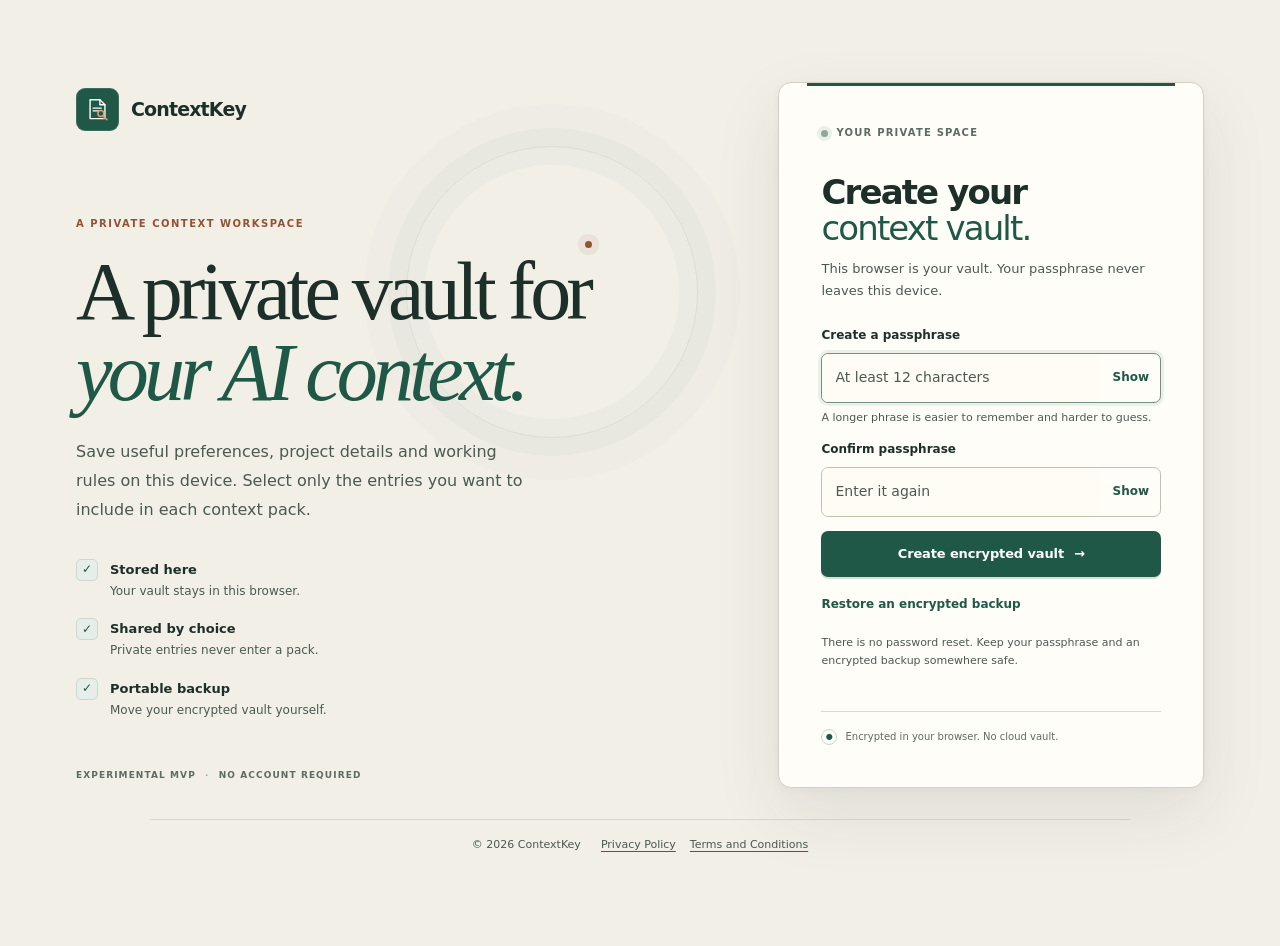
<file: index.html>
<!doctype html>
<html lang="en">
<head>
  <meta charset="utf-8">
  <meta name="viewport" content="width=device-width, initial-scale=1, viewport-fit=cover">
  <meta name="theme-color" content="#f2efe7">
  <meta name="color-scheme" content="light">
  <meta name="description" content="A private, local-first place to organise useful context and choose exactly what you share with AI assistants.">
  <meta property="og:title" content="ContextKey: Your context, on your terms">
  <meta property="og:description" content="Keep useful context in an encrypted on-device vault. Share only what you choose.">
  <meta name="application-name" content="ContextKey">
  <meta name="apple-mobile-web-app-capable" content="yes">
  <meta name="apple-mobile-web-app-status-bar-style" content="default">
  <meta http-equiv="Content-Security-Policy" content="default-src 'self'; script-src 'self'; style-src 'self'; img-src 'self' data:; font-src 'self'; connect-src 'self'; object-src 'none'; base-uri 'none'; form-action 'self';">
  <link rel="manifest" href="manifest.webmanifest">
  <link rel="icon" href="icon.svg" type="image/svg+xml">
  <link rel="apple-touch-icon" href="icon-192.png">
  <link rel="stylesheet" href="styles.css">
  <title>ContextKey: Your context, on your terms</title>
</head>
<body>
  <a id="skip-link" class="skip-link" href="#gate-title">Skip to vault access</a>
  <section id="gate" class="gate-shell" aria-labelledby="gate-story-title">
    <div class="gate-layout">
      <div class="gate-story">
        <a class="brand brand-large" href="./" aria-label="ContextKey home">
          <span class="brand-mark" aria-hidden="true">
            <svg viewBox="0 0 40 40" focusable="false" aria-hidden="true">
  <path d="M9 5.5h14.5L31 13v20.5H9Z" fill="none" stroke="currentColor" stroke-width="2.1" stroke-linejoin="round"/>
  <path d="M23.5 5.5V13H31M13.5 18h12M13.5 22h8" fill="none" stroke="currentColor" stroke-width="2" stroke-linecap="round" stroke-linejoin="round"/>
  <circle cx="25" cy="26" r="4.4" fill="none" stroke="#D5A27D" stroke-width="2.2"/>
  <path d="m28.2 29.2 6 6m-2.1-2.1h-2.6" fill="none" stroke="#D5A27D" stroke-width="2.2" stroke-linecap="round" stroke-linejoin="round"/>
</svg>
          </span>
          <span>ContextKey</span>
        </a>
        <p class="eyebrow">A PRIVATE CONTEXT WORKSPACE</p>
        <h1 id="gate-story-title">A private vault for<br><em>your AI context.</em></h1>
        <p class="gate-intro">Save useful preferences, project details and working rules on this device. Select only the entries you want to include in each context pack.</p>
        <div class="gate-principles" aria-label="ContextKey principles">
          <div><span class="principle-check" aria-hidden="true">✓</span><span><strong>Stored here</strong><small>Your vault stays in this browser.</small></span></div>
          <div><span class="principle-check" aria-hidden="true">✓</span><span><strong>Shared by choice</strong><small>Private entries never enter a pack.</small></span></div>
          <div><span class="principle-check" aria-hidden="true">✓</span><span><strong>Portable backup</strong><small>Move your encrypted vault yourself.</small></span></div>
        </div>
        <p class="gate-version">EXPERIMENTAL MVP <span aria-hidden="true">·</span> NO ACCOUNT REQUIRED</p>
      </div>

      <div class="gate-access">
        <div class="access-topline"><span class="access-indicator"></span><span>YOUR PRIVATE SPACE</span></div>
        <h2 id="gate-title">Your context.<br><em>Your choice.</em></h2>
        <p class="access-copy">This browser is your vault. Your passphrase never leaves this device.</p>

        <aside id="origin-notice" class="origin-notice" aria-live="polite" hidden>
          <strong>You're using the GitHub Pages copy.</strong>
          <p>This site has separate browser storage from the primary Vercel app. A vault created on one site will not appear on the other.</p>
          <p>If you already have a vault here, unlock it and export an encrypted backup before switching sites.</p>
          <a href="https://contextkey-security-preview.vercel.app/">Open the primary ContextKey app</a>
        </aside>

        <div id="setup-fields" class="gate-fields" hidden>
          <div class="field-group">
            <label for="new-pass">Create a passphrase</label>
            <div class="password-field">
              <input id="new-pass" type="password" minlength="12" autocomplete="new-password" placeholder="At least 12 characters" aria-describedby="passphrase-hint">
              <button class="password-toggle" type="button" data-password-toggle="new-pass" aria-label="Show passphrase" aria-pressed="false">Show</button>
            </div>
            <small id="passphrase-hint" class="field-help">A longer phrase is easier to remember and harder to guess.</small>
          </div>
          <div class="field-group">
            <label for="confirm-pass">Confirm passphrase</label>
            <div class="password-field">
              <input id="confirm-pass" type="password" minlength="12" autocomplete="new-password" placeholder="Enter it again">
              <button class="password-toggle" type="button" data-password-toggle="confirm-pass" aria-label="Show confirmation passphrase" aria-pressed="false">Show</button>
            </div>
          </div>
          <button id="create-vault" class="button button-primary button-full" type="button">Create encrypted vault <span aria-hidden="true">→</span></button>
          <button class="restore-from-gate text-button" type="button">Restore an encrypted backup</button>
          <p class="fine-print">There is no password reset. Keep your passphrase and an encrypted backup somewhere safe.</p>
        </div>

        <div id="unlock-fields" class="gate-fields" hidden>
          <div class="field-group">
            <label for="unlock-pass">Vault passphrase</label>
            <div class="password-field">
              <input id="unlock-pass" type="password" autocomplete="current-password" placeholder="Enter your passphrase">
              <button class="password-toggle" type="button" data-password-toggle="unlock-pass" aria-label="Show vault passphrase" aria-pressed="false">Show</button>
            </div>
          </div>
          <button id="unlock-vault" class="button button-primary button-full" type="button">Unlock vault <span aria-hidden="true">→</span></button>
          <button class="restore-from-gate text-button" type="button">Restore an encrypted backup</button>
          <button id="reset-vault" class="text-button danger-text" type="button">Forgot passphrase? Reset this device</button>
          <p class="fine-print">Resetting deletes this device's encrypted vault. It cannot recover a forgotten passphrase.</p>
        </div>

        <p id="gate-error" class="error-message" role="alert" aria-live="polite"></p>
        <div class="access-foot"><span class="small-lock" aria-hidden="true">●</span><span>Encrypted in your browser. No cloud vault.</span></div>
      </div>
    </div>
  <footer class="gate-footer"><span>© <span data-current-year>2026</span> ContextKey</span><nav class="legal-footer-links" aria-label="Legal information"><a href="./privacy.html">Privacy Policy</a><a href="./terms.html">Terms and Conditions</a></nav></footer>
  </section>

  <div id="app" class="app-shell" hidden>
    <header class="topbar">
      <a class="brand" href="#view-overview" data-view="overview" aria-label="ContextKey overview">
        <span class="brand-mark" aria-hidden="true">
          <svg viewBox="0 0 40 40" focusable="false" aria-hidden="true">
  <path d="M9 5.5h14.5L31 13v20.5H9Z" fill="none" stroke="currentColor" stroke-width="2.1" stroke-linejoin="round"/>
  <path d="M23.5 5.5V13H31M13.5 18h12M13.5 22h8" fill="none" stroke="currentColor" stroke-width="2" stroke-linecap="round" stroke-linejoin="round"/>
  <circle cx="25" cy="26" r="4.4" fill="none" stroke="#D5A27D" stroke-width="2.2"/>
  <path d="m28.2 29.2 6 6m-2.1-2.1h-2.6" fill="none" stroke="#D5A27D" stroke-width="2.2" stroke-linecap="round" stroke-linejoin="round"/>
</svg>
        </span>
        <span>ContextKey</span>
      </a>
      <button id="mobile-menu-toggle" class="mobile-menu-toggle" type="button" aria-controls="workspace-navigation" aria-expanded="false" aria-label="Open navigation menu"><svg viewBox="0 0 20 20" aria-hidden="true"><path d="M3 5h14M3 10h14M3 15h14"/></svg><span>Menu</span></button>
      <div class="topbar-actions">
        <span class="device-status"><span class="status-dot" aria-hidden="true"></span><span>Stored on this device</span></span>
        <button id="lock-button" class="lock-button" type="button" aria-label="Lock vault" title="Lock vault">
          <svg viewBox="0 0 20 20" aria-hidden="true"><rect x="3.5" y="8" width="13" height="9" rx="2"/><path d="M6.5 8V6a3.5 3.5 0 0 1 7 0v2"/></svg>
          <span>Lock vault</span>
        </button>
      </div>
    </header>

    <main class="main-layout">
      <aside id="workspace-navigation" class="side-panel">
        <p class="nav-label">WORKSPACE</p>
        <nav class="nav-list" aria-label="Main navigation">
          <button class="nav-item active" data-view="overview" aria-current="page" type="button">
            <svg viewBox="0 0 20 20" aria-hidden="true"><path d="m2.5 9 7.5-6 7.5 6v8.5h-5v-5h-5v5h-5Z"/></svg><span>Overview</span>
          </button>
          <button class="nav-item" data-view="library" type="button">
            <svg viewBox="0 0 20 20" aria-hidden="true"><rect x="3" y="2.5" width="14" height="15" rx="2"/><path d="M6.5 6h7M6.5 9.5h7M6.5 13h4"/></svg><span>Context library</span>
          </button>
          <button class="nav-item" data-view="share" type="button">
            <svg viewBox="0 0 20 20" aria-hidden="true"><path d="M10 13.5V2.5m-4 4 4-4 4 4"/><path d="M3 11.5v5a1 1 0 0 0 1 1h12a1 1 0 0 0 1-1v-5"/></svg><span>Context pack</span>
          </button>
        </nav>
        <div class="side-note">
          <div class="side-note-icon" aria-hidden="true">
            <svg viewBox="0 0 24 24"><path d="M12 3 20 6v5c0 5-3.4 8.3-8 10-4.6-1.7-8-5-8-10V6Z"/><path d="m8.5 12 2.2 2.2 4.8-5"/></svg>
          </div>
          <strong>Private by default</strong>
          <p>Saving an entry does not make it shareable. You decide both steps.</p>
        </div>
        <div class="side-footer">CONTEXTKEY <span>·</span> EARLY ACCESS</div>
      </aside>

      <section class="content-panel">
        <section id="view-overview" class="view active-view">
          <div class="page-heading">
            <div>
              <p class="eyebrow">YOUR WORKSPACE</p>
              <h1>Your context,<br><em>organised.</em></h1>
              <p class="subtitle">Keep the details that help you work, learn and think. Bring only the relevant ones into a conversation.</p>
            </div>
            <div class="heading-note"><span class="status-dot" aria-hidden="true"></span> Your vault is local</div>
          </div>

          <div class="stats-grid" aria-label="Vault summary">
            <article class="stat-card"><span class="stat-label">IN YOUR VAULT</span><strong id="stat-total">0</strong><span class="stat-foot">saved entries</span></article>
            <article class="stat-card"><span class="stat-label">KEPT PRIVATE</span><strong id="stat-private">0</strong><span class="stat-foot">not approved for sharing</span></article>
            <article class="stat-card"><span class="stat-label">SHARE-READY</span><strong id="stat-share">0</strong><span class="stat-foot">eligible for a pack</span></article>
          </div>

          <div class="section-heading"><div><p class="eyebrow">A SIMPLE WORKFLOW</p><h2>What would you like to do?</h2></div><span class="section-index">01 <i>/</i> 03</span></div>
          <div class="action-grid">
            <button class="action-card" data-go="library" type="button">
              <span class="action-icon" aria-hidden="true"><svg viewBox="0 0 24 24"><path d="M12 5v14M5 12h14"/></svg></span>
              <span class="action-title">Add useful context</span><span class="action-copy">Save a preference, project detail or working rule.</span><span class="action-arrow" aria-hidden="true">↗</span>
            </button>
            <button class="action-card" data-go="share" type="button">
              <span class="action-icon" aria-hidden="true"><svg viewBox="0 0 24 24"><path d="M12 16V4m-4 4 4-4 4 4"/><path d="M5 13v6h14v-6"/></svg></span>
              <span class="action-title">Prepare a context pack</span><span class="action-copy">Choose the few details an assistant needs for this task.</span><span class="action-arrow" aria-hidden="true">↗</span>
            </button>
            <button class="action-card" id="backup-button" type="button">
              <span class="action-icon" aria-hidden="true"><svg viewBox="0 0 24 24"><path d="M12 4v11m-4-4 4 4 4-4"/><path d="M5 17v3h14v-3"/></svg></span>
              <span class="action-title">Back up your vault</span><span class="action-copy">Keep an encrypted copy before changing devices.</span><span class="action-arrow" aria-hidden="true">↗</span>
            </button>
          </div>

          <div class="principle-card">
            <div class="principle-symbol" aria-hidden="true">
              <svg viewBox="0 0 24 24"><path d="M12 3v18M3 12h18M5.6 5.6l12.8 12.8m0-12.8L5.6 18.4"/></svg>
            </div>
            <div><p class="eyebrow">THE CONTEXTKEY PRINCIPLE</p><h3>Useful context is not the same as all your data.</h3><p>Keep private notes separate. Review every context pack before sharing it with an AI service.</p></div>
          </div>
          <p class="small-note">ContextKey prepares the text you choose to share. It does not connect to AI providers or control how they handle information.</p>
        </section>

        <section id="view-library" class="view" hidden>
          <div class="page-heading compact-heading">
            <div><p class="eyebrow">YOUR PERSONAL REFERENCE</p><h1>Context library</h1><p class="subtitle">Save one useful idea per entry. Keep it factual, specific and easy to update.</p></div>
          </div>
          <div class="library-layout">
            <form id="item-form" class="form-card">
              <div class="card-topline"><span class="eyebrow">ENTRY EDITOR</span><span id="form-mode" class="status-pill">NEW</span></div>
              <div><h2 id="form-title">Add useful context</h2><p class="card-description">Start with a detail that would otherwise need repeating.</p></div>
              <div class="field-group">
                <label for="item-section">Category</label>
                <select id="item-section" required>
                  <option value="About">About me</option>
                  <option value="Goals">Goals</option>
                  <option value="Preferences">Preferences</option>
                  <option value="Skills">Skills & knowledge</option>
                  <option value="Projects">Projects</option>
                  <option value="Rules">Working rules</option>
                </select>
              </div>
              <div class="field-group">
                <label for="item-name">Title</label>
                <input id="item-name" maxlength="70" required autocomplete="off" placeholder="e.g. How I prefer explanations">
              </div>
              <div class="field-group">
                <label for="item-content">The context</label>
                <textarea id="item-content" rows="5" maxlength="1400" required placeholder="Write one clear fact, preference, goal or project detail..."></textarea>
                <span class="field-help context-field-meta"><span>Keep it specific and useful. Avoid sensitive information.</span><span id="content-count" aria-live="polite">0 / 1,400</span></span>
              </div>
              <label class="share-toggle" for="item-shareable">
                <input id="item-shareable" type="checkbox">
                <span class="toggle-visual" aria-hidden="true"></span>
                <span><strong>Allow in context packs</strong><small>Off by default. You still select it before building a pack.</small></span>
              </label>
              <div class="form-actions"><button id="save-item" class="button button-primary" type="submit">Save entry <span aria-hidden="true">→</span></button><button id="cancel-edit" class="button button-secondary" type="button" hidden>Cancel edit</button></div>
              <p class="form-hint">Never store passwords, recovery codes, private keys, bank details or highly sensitive records.</p>
            </form>

            <div class="library-list-panel">
              <div class="list-toolbar">
                <div><p class="eyebrow">YOUR SAVED ENTRIES</p><div class="list-title-row"><h2>Your library</h2><span id="library-count" class="count-pill">0</span></div></div>
                <div class="library-controls">
                  <label class="search-wrap" for="search-items"><svg viewBox="0 0 20 20" aria-hidden="true"><circle cx="8.8" cy="8.8" r="5.3"/><path d="m13 13 4 4"/></svg><input id="search-items" type="search" placeholder="Search entries" autocomplete="off"></label>
                  <label class="filter-wrap" for="library-filter"><span>FILTER</span><select id="library-filter"><option value="all">All entries</option><option value="private">Private</option><option value="shareable">Share-ready</option><option value="About">About me</option><option value="Goals">Goals</option><option value="Preferences">Preferences</option><option value="Skills">Skills & knowledge</option><option value="Projects">Projects</option><option value="Rules">Working rules</option></select></label>
                </div>
              </div>
              <div class="portable-tools">
                <div class="portable-tools-copy"><strong>Portable context · JSON v1</strong><small>Move structured entries between ContextKey vaults.</small></div>
                <div class="portable-tools-actions">
                  <label class="portable-private-option"><input id="portable-include-private" type="checkbox"><span>Include private entries</span></label>
                  <button id="portable-export" class="mini-button" type="button">Export JSON</button>
                  <button id="portable-import" class="mini-button" type="button">Import JSON</button>
                  <button id="markdown-import" class="mini-button" type="button">Import notes</button>
                </div>
                <p class="portable-warning">JSON exports are not encrypted. Private entries are excluded unless you explicitly include them. Use encrypted backup for a full protected copy.</p>
              </div>
              <div id="context-list" class="context-list"></div>
              <div id="empty-library" class="empty-state"><span class="empty-icon" aria-hidden="true">＋</span><h3>Your library starts here</h3><p>Add one detail that makes future conversations more useful.</p><button class="button button-secondary" data-go="library" type="button">Create first entry</button></div>
            </div>
          </div>
        </section>

        <section id="view-share" class="view" hidden>
          <div class="page-heading compact-heading">
            <div><p class="eyebrow">INTENTIONAL SHARING</p><h1>Build a context pack</h1><p class="subtitle">Choose a purpose, select the approved details you need, then review the exact text before you copy or download it.</p></div>
          </div>
          <div class="share-layout">
            <div class="select-panel">
              <div class="card-topline"><span class="eyebrow">01 / SET THE PURPOSE</span><span class="status-pill">NO AUTO-SHARING</span></div>
              <div class="field-group purpose-field">
                <label for="pack-purpose">What is this pack for?</label>
                <select id="pack-purpose">
                  <option value="general">General assistant</option>
                  <option value="study">Learning / study</option>
                  <option value="coding">Coding / building</option>
                  <option value="writing">Writing / communication</option>
                  <option value="planning">Planning / decisions</option>
                </select>
              </div>
              <div class="picker-heading"><div><p class="eyebrow">02 / CHOOSE ENTRIES</p><h2>Share-ready context</h2></div><span id="pack-selected-count" class="count-pill">0 selected</span></div>
              <p class="picker-help">Only entries you approved in the library appear here. Nothing is selected automatically.</p>
              <div class="picker-actions"><button id="select-suggested" class="mini-button" type="button">Add suggested</button><button id="clear-selection" class="mini-button quiet-mini" type="button">Clear selection</button></div>
              <div id="pack-items" class="pack-items"></div>
              <div id="empty-pack" class="empty-state compact-empty"><span class="empty-icon" aria-hidden="true">↗</span><h3>No share-ready entries</h3><p>Approve suitable entries in your library, then return here to select them.</p><button class="button button-secondary" data-go="library" type="button">Open context library</button></div>
            </div>

            <div class="preview-panel">
              <div class="preview-header"><div><p class="eyebrow">03 / REVIEW BEFORE SHARING</p><h2>Pack preview</h2></div><span class="preview-state">PRIVATE UNTIL YOU EXPORT</span></div>
              <label for="pack-preview">This is the exact text that will leave ContextKey</label>
              <textarea id="pack-preview" class="pack-preview" spellcheck="false" readonly placeholder="Select one or more entries to build your preview..."></textarea>
              <div class="preview-meta"><span id="pack-feedback" role="status" aria-live="polite">Select approved entries to begin.</span><span id="pack-length">0 characters</span></div>
              <div class="preview-actions"><button id="copy-pack" class="button button-primary" type="button" disabled>Copy context pack <span aria-hidden="true">↗</span></button><button id="download-pack" class="button button-secondary" type="button" disabled>Download .md</button></div>
              <div class="target-note"><strong>Review, then share manually.</strong><p>Paste the pack into a conversation or custom-instructions area. The receiving service's own privacy and usage rules still apply.</p></div>
            </div>
          </div>
        </section>

        <footer class="app-footer">
          <span>CONTEXTKEY <span aria-hidden="true">·</span> EXPERIMENTAL MVP</span>
          <nav class="legal-footer-links" aria-label="Legal information"><a href="./privacy.html">Privacy</a><a href="./terms.html">Terms</a></nav>
          <div class="footer-actions">
            <button id="export-backup-footer" class="footer-button" type="button">Encrypted backup</button>
            <button id="restore-backup-footer" class="footer-button" type="button">Restore backup</button>
            <button id="wipe-vault" class="footer-button danger-text" type="button">Delete vault data</button>
          </div>
        </footer>
      </section>
    </main>
  </div>

  <div id="toast" class="toast" role="status" aria-live="polite"></div>
  <input id="restore-file" type="file" accept=".ckvault,application/json" hidden>
  <input id="portable-import-file" type="file" accept=".json,application/json" hidden>
  <input id="markdown-import-file" type="file" accept=".md,.markdown,.txt,text/markdown,text/plain" hidden>

  <dialog id="confirm-dialog" class="modal" aria-labelledby="confirm-title" aria-describedby="confirm-message">
    <div class="modal-card">
      <p class="eyebrow">PLEASE CONFIRM</p>
      <h2 id="confirm-title">Confirm this action</h2>
      <p id="confirm-message" class="modal-copy"></p>
      <div class="modal-actions"><button id="confirm-cancel" class="button button-secondary" type="button">Cancel</button><button id="confirm-accept" class="button button-danger" type="button">Continue</button></div>
    </div>
  </dialog>

  <dialog id="portable-import-dialog" class="modal" aria-labelledby="portable-import-title" aria-describedby="portable-import-summary">
    <div class="modal-card portable-import-card">
      <button id="portable-import-close" class="modal-close" type="button" aria-label="Close import preview">×</button>
      <p class="eyebrow">PORTABLE CONTEXT · JSON V1</p>
      <h2 id="portable-import-title">Review before importing</h2>
      <p class="modal-copy">Only selected new entries will be added. Existing entries are never replaced. Imported entries are encrypted when saved to this vault.</p>
      <p id="portable-import-summary" class="portable-import-summary"></p>
      <div class="portable-import-selection"><strong>New entries</strong><span><button id="portable-select-all" class="text-button" type="button">Select all</button><button id="portable-select-none" class="text-button" type="button">Select none</button></span></div>
      <div id="portable-import-list" class="portable-import-list"></div>
      <p id="portable-import-error" class="error-message" role="alert" aria-live="polite"></p>
      <div class="modal-actions"><button id="portable-import-cancel" class="button button-secondary" type="button">Cancel</button><button id="portable-import-confirm" class="button button-primary" type="button" disabled>Import selected</button></div>
    </div>
  </dialog>


  <dialog id="markdown-import-dialog" class="modal" aria-labelledby="markdown-import-title" aria-describedby="markdown-import-summary">
    <div class="modal-card portable-import-card markdown-import-card">
      <button id="markdown-import-close" class="modal-close" type="button" aria-label="Close notes import preview">×</button>
      <p class="eyebrow">LOCAL NOTES IMPORT</p>
      <h2 id="markdown-import-title">Review extracted entries</h2>
      <p class="modal-copy">Edit titles and content, then select what to add. Imported entries are private by default and encrypted when saved. The source file is read only in this browser.</p>
      <p id="markdown-import-summary" class="portable-import-summary"></p>
      <div id="markdown-import-list" class="portable-import-list markdown-import-list"></div>
      <p id="markdown-import-error" class="error-message" role="alert" aria-live="polite"></p>
      <div class="modal-actions"><button id="markdown-import-cancel" class="button button-secondary" type="button">Cancel</button><button id="markdown-import-confirm" class="button button-primary" type="button" disabled>Import selected</button></div>
    </div>
  </dialog>

  <dialog id="restore-dialog" class="modal" aria-labelledby="restore-title" aria-describedby="restore-copy">
    <div class="modal-card restore-card">
      <button id="close-restore" class="modal-close" type="button" aria-label="Close restore dialog">×</button>
      <p class="eyebrow">ENCRYPTED BACKUP</p>
      <h2 id="restore-title">Verify your backup</h2>
      <p id="restore-copy" class="modal-copy">Enter the passphrase used when this backup was created. Your existing vault will not be changed during verification.</p>
      <div id="restore-verify-step">
        <div class="field-group">
          <label for="restore-passphrase">Backup passphrase</label>
          <div class="password-field">
            <input id="restore-passphrase" type="password" autocomplete="current-password" placeholder="Enter backup passphrase">
            <button class="password-toggle" type="button" data-password-toggle="restore-passphrase" aria-label="Show backup passphrase" aria-pressed="false">Show</button>
          </div>
        </div>
        <p id="restore-error" class="error-message" role="alert" aria-live="polite"></p>
        <button id="verify-backup" class="button button-primary button-full" type="button">Verify backup <span aria-hidden="true">→</span></button>
      </div>
      <div id="restore-confirm-step" hidden>
        <div class="verified-panel"><span class="verified-icon" aria-hidden="true">✓</span><div><strong>Backup verified</strong><span id="restore-summary">This backup can be opened.</span></div></div>
        <p class="restore-warning">Restoring replaces the encrypted vault currently saved in this browser. Export a backup of your current vault first if you need to keep it.</p>
        <p id="restore-confirm-error" class="error-message" role="alert" aria-live="polite"></p>
        <button id="confirm-restore" class="button button-danger button-full" type="button">Replace current vault</button>
      </div>
      <div class="modal-bottom"><button id="cancel-restore" class="text-button" type="button">Cancel restore</button></div>
    </div>
  </dialog>

  <script src="app.js" defer></script>
</body>
</html>
</file>
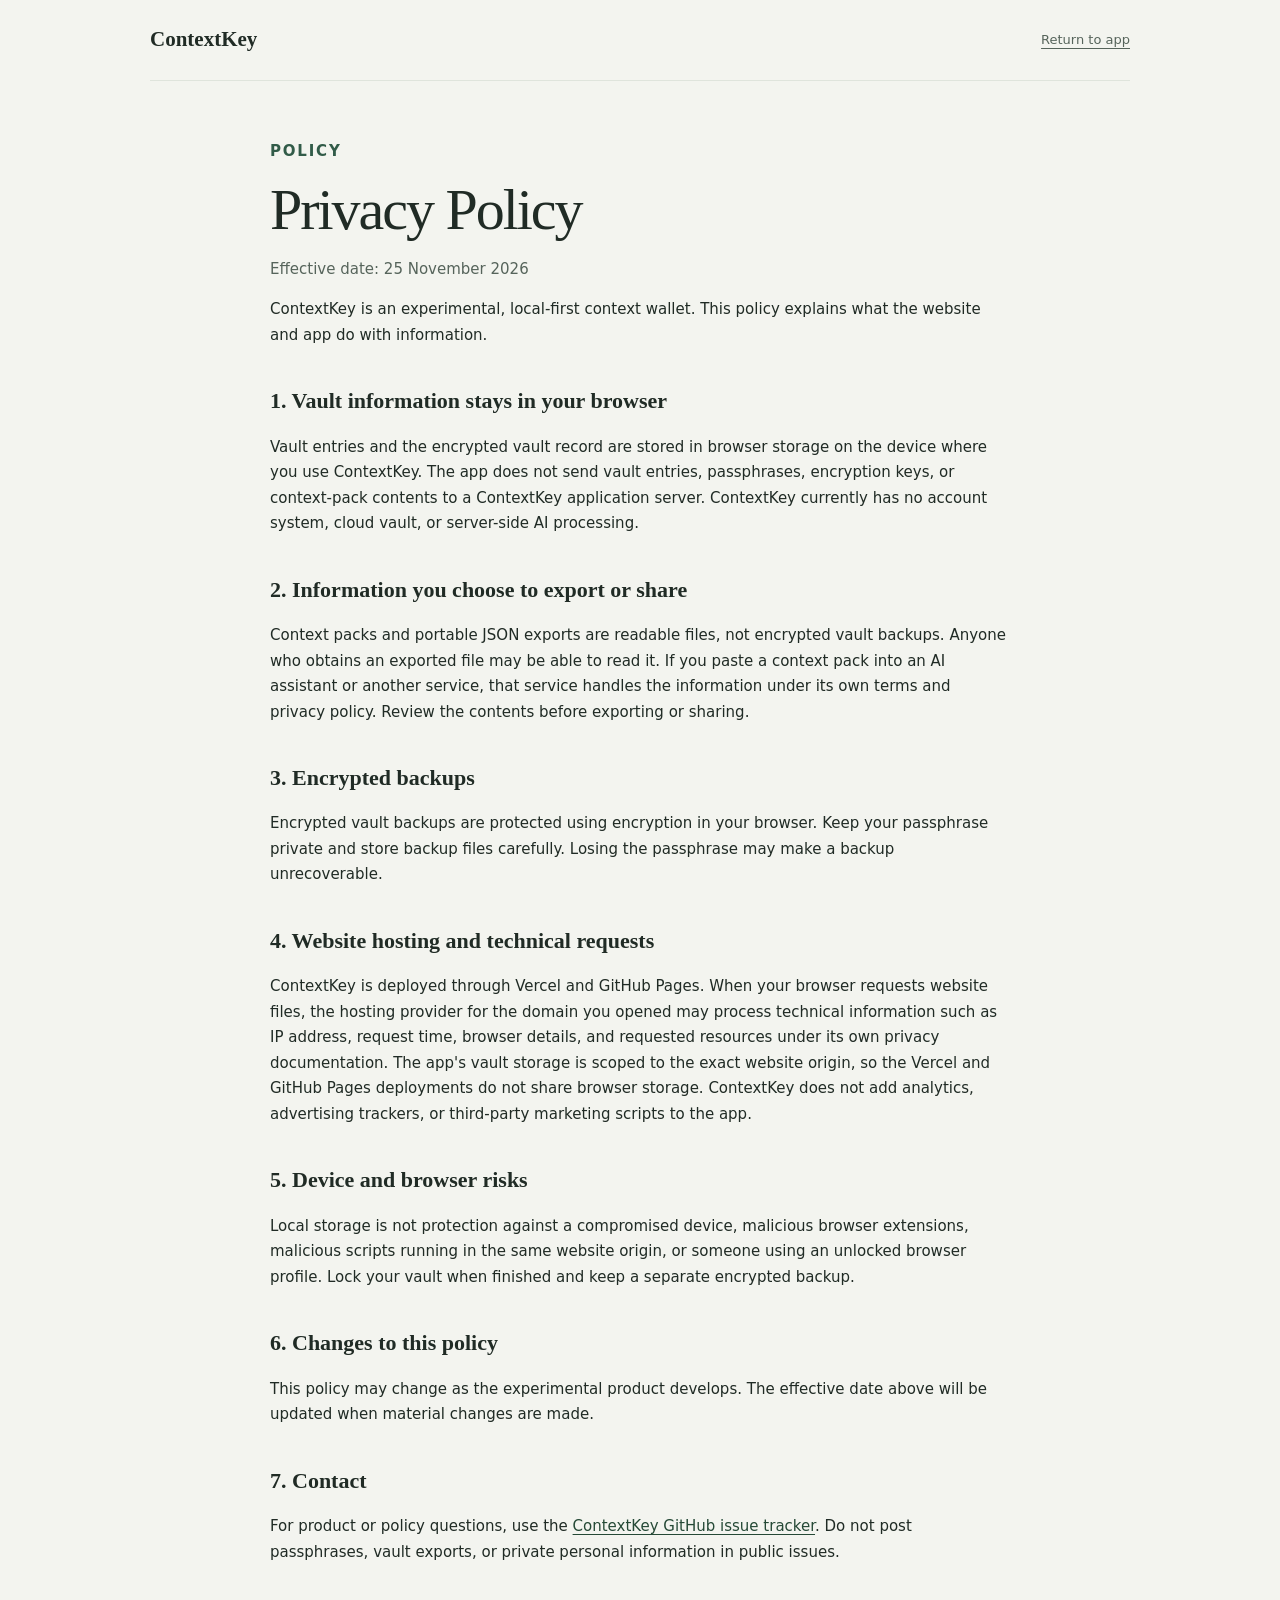
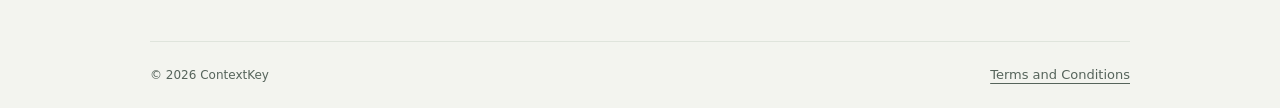
<file: privacy.html>
<!doctype html>
<html lang="en"><head>
<meta charset="utf-8"><meta name="viewport" content="width=device-width, initial-scale=1">
<meta name="description" content="How ContextKey handles browser-stored vault data, exported context, and basic website requests.">
<meta name="theme-color" content="#f2efe7">
<meta http-equiv="Content-Security-Policy" content="default-src 'self'; script-src 'self'; style-src 'self'; img-src 'self' data:; font-src 'self'; connect-src 'self'; object-src 'none'; base-uri 'none'; form-action 'self';">
<link rel="icon" href="icon.svg" type="image/svg+xml"><link rel="stylesheet" href="legal.css">
<title>Privacy Policy | ContextKey</title><script src="legal.js" defer></script></head>
<body><header class="legal-header"><a class="legal-brand" href="./index.html">ContextKey</a><a href="./index.html">Return to app</a></header>
<main class="legal-main"><p class="eyebrow">POLICY</p><h1>Privacy Policy</h1><p class="updated">Effective date: 25 November 2026</p>
<p>ContextKey is an experimental, local-first context wallet. This policy explains what the website and app do with information.</p>
<h2>1. Vault information stays in your browser</h2><p>Vault entries and the encrypted vault record are stored in browser storage on the device where you use ContextKey. The app does not send vault entries, passphrases, encryption keys, or context-pack contents to a ContextKey application server. ContextKey currently has no account system, cloud vault, or server-side AI processing.</p>
<h2>2. Information you choose to export or share</h2><p>Context packs and portable JSON exports are readable files, not encrypted vault backups. Anyone who obtains an exported file may be able to read it. If you paste a context pack into an AI assistant or another service, that service handles the information under its own terms and privacy policy. Review the contents before exporting or sharing.</p>
<h2>3. Encrypted backups</h2><p>Encrypted vault backups are protected using encryption in your browser. Keep your passphrase private and store backup files carefully. Losing the passphrase may make a backup unrecoverable.</p>
<h2>4. Website hosting and technical requests</h2><p>ContextKey is deployed through Vercel and GitHub Pages. When your browser requests website files, the hosting provider for the domain you opened may process technical information such as IP address, request time, browser details, and requested resources under its own privacy documentation. The app's vault storage is scoped to the exact website origin, so the Vercel and GitHub Pages deployments do not share browser storage. ContextKey does not add analytics, advertising trackers, or third-party marketing scripts to the app.</p>
<h2>5. Device and browser risks</h2><p>Local storage is not protection against a compromised device, malicious browser extensions, malicious scripts running in the same website origin, or someone using an unlocked browser profile. Lock your vault when finished and keep a separate encrypted backup.</p>
<h2>6. Changes to this policy</h2><p>This policy may change as the experimental product develops. The effective date above will be updated when material changes are made.</p>
<h2>7. Contact</h2><p>For product or policy questions, use the <a href="https://github.com/ansh71845/contextkey/issues">ContextKey GitHub issue tracker</a>. Do not post passphrases, vault exports, or private personal information in public issues.</p>
</main><footer class="legal-footer"><span>© <span data-current-year>2026</span> ContextKey</span><a href="./terms.html">Terms and Conditions</a></footer></body></html>
</file>
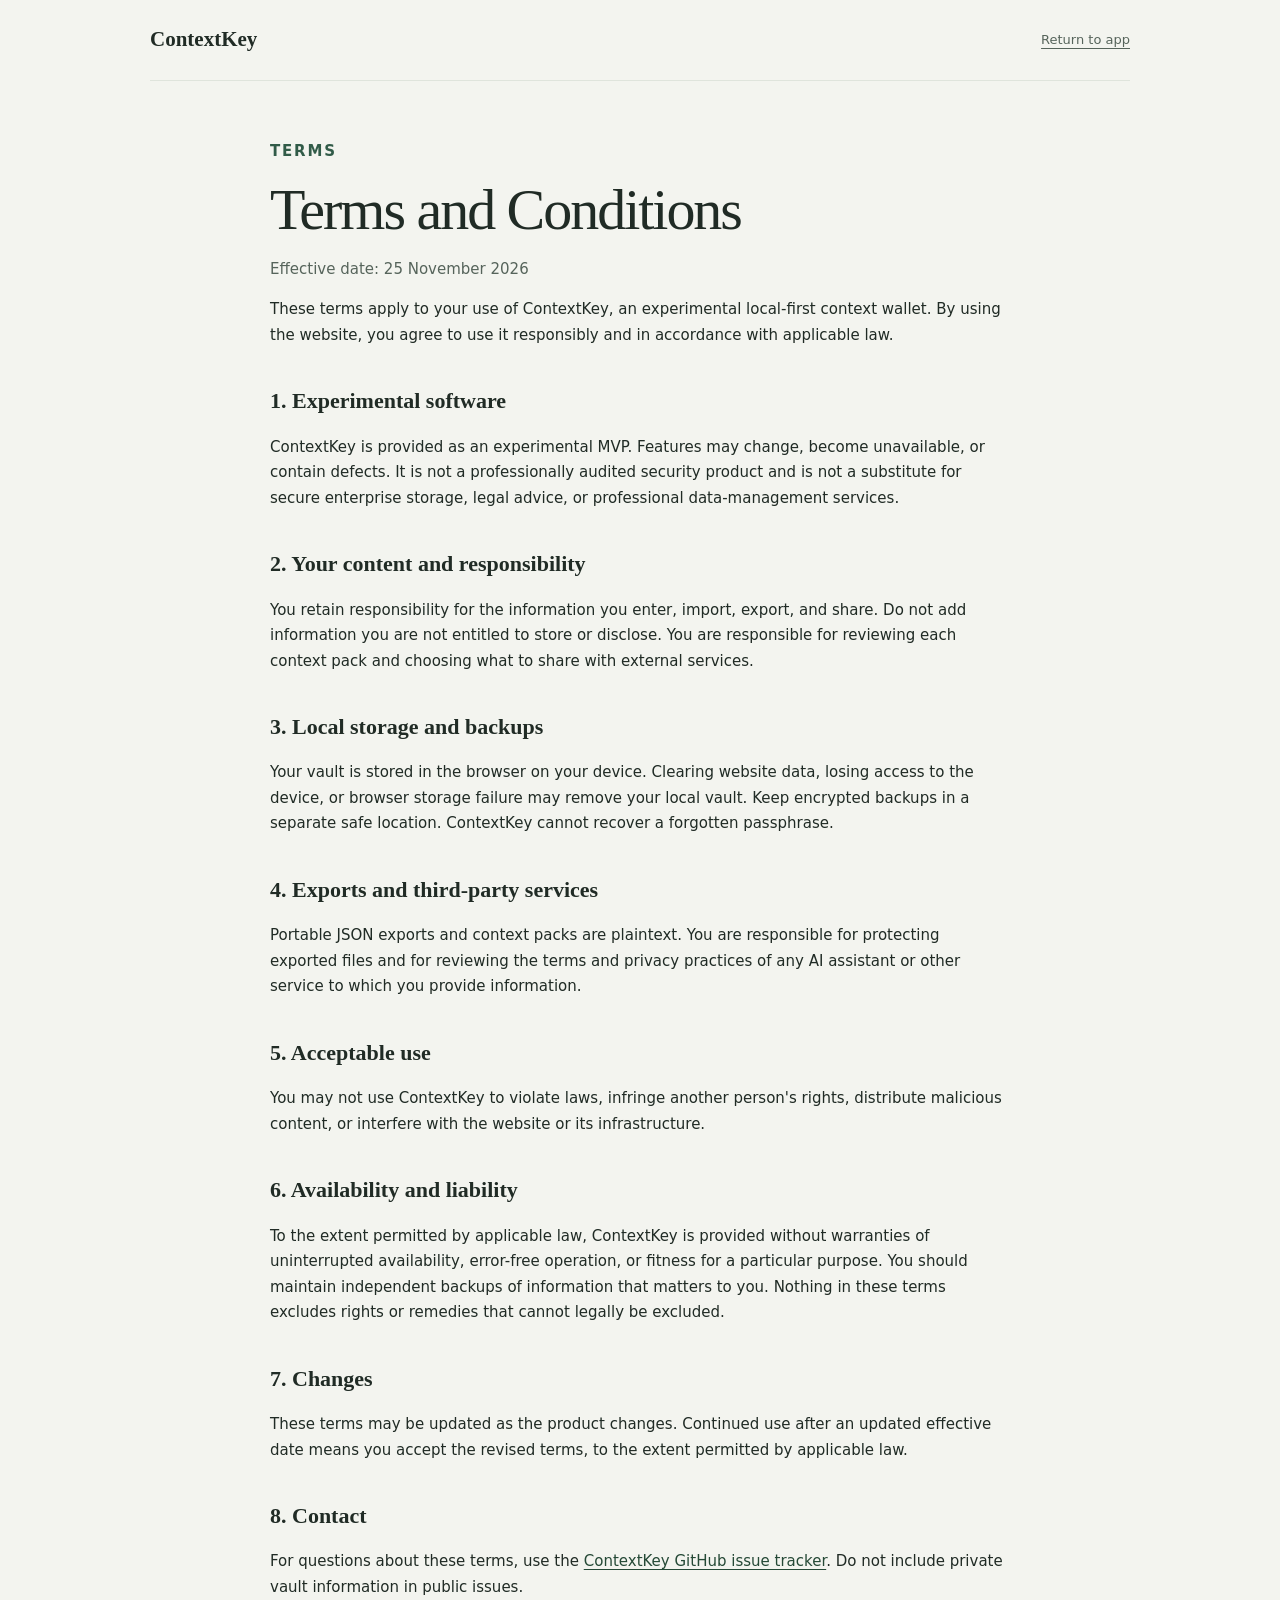
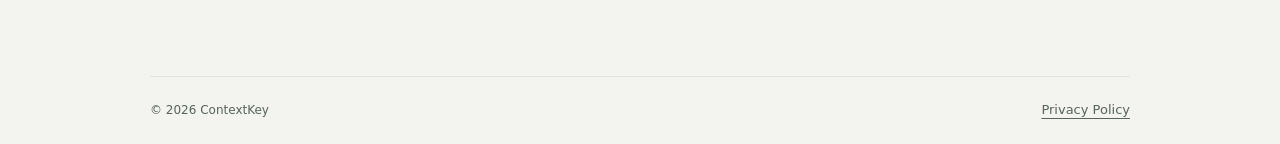
<file: terms.html>
<!doctype html>
<html lang="en"><head>
<meta charset="utf-8"><meta name="viewport" content="width=device-width, initial-scale=1">
<meta name="description" content="Terms for using the experimental ContextKey local-first context wallet.">
<meta name="theme-color" content="#f2efe7">
<meta http-equiv="Content-Security-Policy" content="default-src 'self'; script-src 'self'; style-src 'self'; img-src 'self' data:; font-src 'self'; connect-src 'self'; object-src 'none'; base-uri 'none'; form-action 'self';">
<link rel="icon" href="icon.svg" type="image/svg+xml"><link rel="stylesheet" href="legal.css">
<title>Terms and Conditions | ContextKey</title><script src="legal.js" defer></script></head>
<body><header class="legal-header"><a class="legal-brand" href="./index.html">ContextKey</a><a href="./index.html">Return to app</a></header>
<main class="legal-main"><p class="eyebrow">TERMS</p><h1>Terms and Conditions</h1><p class="updated">Effective date: 25 November 2026</p>
<p>These terms apply to your use of ContextKey, an experimental local-first context wallet. By using the website, you agree to use it responsibly and in accordance with applicable law.</p>
<h2>1. Experimental software</h2><p>ContextKey is provided as an experimental MVP. Features may change, become unavailable, or contain defects. It is not a professionally audited security product and is not a substitute for secure enterprise storage, legal advice, or professional data-management services.</p>
<h2>2. Your content and responsibility</h2><p>You retain responsibility for the information you enter, import, export, and share. Do not add information you are not entitled to store or disclose. You are responsible for reviewing each context pack and choosing what to share with external services.</p>
<h2>3. Local storage and backups</h2><p>Your vault is stored in the browser on your device. Clearing website data, losing access to the device, or browser storage failure may remove your local vault. Keep encrypted backups in a separate safe location. ContextKey cannot recover a forgotten passphrase.</p>
<h2>4. Exports and third-party services</h2><p>Portable JSON exports and context packs are plaintext. You are responsible for protecting exported files and for reviewing the terms and privacy practices of any AI assistant or other service to which you provide information.</p>
<h2>5. Acceptable use</h2><p>You may not use ContextKey to violate laws, infringe another person's rights, distribute malicious content, or interfere with the website or its infrastructure.</p>
<h2>6. Availability and liability</h2><p>To the extent permitted by applicable law, ContextKey is provided without warranties of uninterrupted availability, error-free operation, or fitness for a particular purpose. You should maintain independent backups of information that matters to you. Nothing in these terms excludes rights or remedies that cannot legally be excluded.</p>
<h2>7. Changes</h2><p>These terms may be updated as the product changes. Continued use after an updated effective date means you accept the revised terms, to the extent permitted by applicable law.</p>
<h2>8. Contact</h2><p>For questions about these terms, use the <a href="https://github.com/ansh71845/contextkey/issues">ContextKey GitHub issue tracker</a>. Do not include private vault information in public issues.</p>
</main><footer class="legal-footer"><span>© <span data-current-year>2026</span> ContextKey</span><a href="./privacy.html">Privacy Policy</a></footer></body></html>
</file>
<file: styles.css>
:root {
  color-scheme: light;
  --canvas: #f2efe7;
  --surface: #fffcf6;
  --surface-soft: #f8f5ed;
  --surface-muted: #eae5d9;
  --ink: #1c3029;
  --muted: #495a51;
  --soft: #5b6c62;
  --line: #ded8ca;
  --line-strong: #c6bfaf;
  --green: #1f5846;
  --green-deep: #173f32;
  --green-pale: #e5eee8;
  --sea-glass: #89aa9b;
  --green-tint: #f1f5f0;
  --danger: #984b3e;
  --danger-pale: #f8ece7;
  --shadow: 0 14px 38px rgba(28, 48, 41, 0.075);
  --radius: 14px;
  --font-body: ui-sans-serif, system-ui, -apple-system, BlinkMacSystemFont, "Segoe UI", sans-serif;
  --font-display: ui-serif, Georgia, Cambria, "Times New Roman", serif;
  font-family: var(--font-body);
  font-synthesis: none;
  text-rendering: optimizeLegibility;
  -webkit-font-smoothing: antialiased;
  -moz-osx-font-smoothing: grayscale;
}
* { box-sizing: border-box; }
html { min-width: 320px; background: var(--canvas); scroll-behavior: smooth; }
body {
  margin: 0;
  min-width: 320px;
  min-height: 100vh;
  min-height: 100svh;
  background: var(--canvas);
  color: var(--ink);
  font-size: 14px;
  line-height: 1.55;
}
button, input, select, textarea { font: inherit; }
button { cursor: pointer; }
button:disabled { cursor: not-allowed; opacity: .52; }
button:focus-visible, input:focus-visible, select:focus-visible, textarea:focus-visible, a:focus-visible {
  outline: 3px solid rgba(31, 88, 70, .28);
  outline-offset: 3px;
}
[hidden] { display: none !important; }
svg { display: block; width: 20px; height: 20px; fill: none; stroke: currentColor; stroke-width: 1.65; stroke-linecap: round; stroke-linejoin: round; }
.eyebrow {
  margin: 0;
  color: var(--soft);
  font-size: 10px;
  font-weight: 750;
  letter-spacing: .12em;
  line-height: 1.4;
}
.brand {
  display: inline-flex;
  align-items: center;
  gap: 11px;
  color: var(--ink);
  text-decoration: none;
  font-size: 15px;
  font-weight: 720;
  letter-spacing: -.035em;
}
.brand-mark {
  display: grid;
  width: 34px;
  height: 34px;
  place-items: center;
  flex: 0 0 auto;
  border-radius: 10px;
  background: var(--green);
  color: white;
}
.brand-mark svg { width: 22px; height: 22px; fill: currentColor; stroke: none; }
.brand-large { font-size: 17px; }
.brand-large .brand-mark { width: 40px; height: 40px; border-radius: 12px; }
.brand-large .brand-mark svg { width: 26px; height: 26px; }

.gate-shell {
  display: grid;
  min-height: 100vh;
  min-height: 100svh;
  place-items: center;
  padding: clamp(22px, 5vw, 64px);
}
.gate-layout {
  display: grid;
  width: min(100%, 1080px);
  grid-template-columns: minmax(0, 1.08fr) minmax(340px, .82fr);
  align-items: center;
  gap: clamp(42px, 7vw, 92px);
}
.gate-story { max-width: 545px; padding: 12px 0; }
.gate-story .brand { margin-bottom: clamp(42px, 6vw, 72px); }
.gate-story > .eyebrow { margin-bottom: 17px; color: var(--green); }
.gate-story h1 {
  margin: 0;
  font-family: var(--font-display);
  font-size: clamp(48px, 6.1vw, 72px);
  font-weight: 500;
  line-height: .98;
  letter-spacing: -.065em;
}
.gate-story h1 em, .gate-access h2 em, .page-heading h1 em {
  color: var(--green);
  font-weight: 500;
}
.gate-intro {
  max-width: 455px;
  margin: 22px 0 29px;
  color: var(--muted);
  font-size: 15px;
  line-height: 1.8;
}
.gate-principles { display: grid; gap: 15px; }
.gate-principles > div { display: flex; align-items: flex-start; gap: 11px; }
.principle-check {
  display: grid;
  width: 22px;
  height: 22px;
  flex: 0 0 auto;
  place-items: center;
  border: 1px solid #cfdbd0;
  border-radius: 50%;
  background: var(--green-pale);
  color: var(--green);
  font-size: 12px;
  font-weight: 800;
}
.gate-principles strong, .gate-principles small { display: block; }
.gate-principles strong { font-size: 12px; font-weight: 700; }
.gate-principles small { margin-top: 2px; color: var(--soft); font-size: 11px; }
.gate-version { margin: 43px 0 0; color: #5b6c62; font-size: 9px; font-weight: 700; letter-spacing: .12em; }
.gate-version span { padding: 0 5px; color: #aab3aa; }
.gate-access {
  padding: clamp(25px, 3.3vw, 38px);
  border: 1px solid var(--line);
  border-radius: 18px;
  background: var(--surface);
  box-shadow: var(--shadow);
}
.access-topline { display: flex; align-items: center; gap: 8px; margin-bottom: 28px; color: var(--soft); font-size: 9px; font-weight: 750; letter-spacing: .12em; }
.access-indicator, .status-dot {
  width: 7px;
  height: 7px;
  flex: 0 0 auto;
  border-radius: 50%;
  background: #57836b;
}
.gate-access h2 {
  margin: 0;
  font-family: var(--font-display);
  font-size: 35px;
  font-weight: 500;
  line-height: 1.08;
  letter-spacing: -.045em;
}
.access-copy { margin: 11px 0 24px; color: var(--muted); font-size: 12px; line-height: 1.7; }
.origin-notice {
  margin: 0 0 18px;
  padding: 13px 14px;
  border: 1px solid #d8c8b8;
  border-left: 3px solid var(--copper);
  border-radius: 8px;
  background: #f8f3ed;
  color: var(--ink);
  font-size: 11px;
  line-height: 1.6;
}
.origin-notice strong { display: block; margin-bottom: 5px; font-size: 11px; }
.origin-notice p { margin: 5px 0; color: var(--muted); }
.origin-notice a { display: inline-block; margin-top: 5px; color: var(--green); font-weight: 750; text-underline-offset: 3px; }
.gate-fields { display: grid; gap: 14px; }
.field-group { display: grid; gap: 7px; min-width: 0; }
.field-group label, .gate-fields label:not(.password-toggle), .select-panel > label, .preview-panel > label {
  color: var(--ink);
  font-size: 11px;
  font-weight: 680;
}
.field-group input, .field-group select, .field-group textarea,
.gate-fields input, .select-panel select, .search-wrap input {
  width: 100%;
  min-width: 0;
  min-height: 44px;
  border: 1px solid var(--line-strong);
  border-radius: 9px;
  outline: none;
  background: var(--surface);
  color: var(--ink);
  padding: 11px 12px;
  font-size: 12px;
  transition: border-color .16s ease, box-shadow .16s ease, background .16s ease;
}
.field-group textarea { min-height: 126px; resize: vertical; line-height: 1.65; }
.field-group input::placeholder, .field-group textarea::placeholder, .gate-fields input::placeholder, .search-wrap input::placeholder { color: var(--muted); }
.field-group input:focus, .field-group select:focus, .field-group textarea:focus,
.gate-fields input:focus, .select-panel select:focus, .search-wrap:focus-within {
  border-color: #72927e;
  box-shadow: 0 0 0 3px rgba(31, 88, 70, .08);
}
.password-field { display: flex; align-items: center; border: 1px solid var(--line-strong); border-radius: 9px; background: var(--surface); }
.password-field input { min-width: 0; border: 0; box-shadow: none !important; background: transparent; }
.password-field:focus-within { border-color: #72927e; box-shadow: 0 0 0 3px rgba(31, 88, 70, .08); }
.password-toggle { flex: 0 0 auto; margin: 0 8px; padding: 5px 3px; border: 0; background: transparent; color: var(--green); font-size: 10px; font-weight: 700; }
.field-help { color: var(--soft); font-size: 10px; line-height: 1.5; }
.button {
  display: inline-flex;
  min-height: 43px;
  align-items: center;
  justify-content: center;
  gap: 10px;
  padding: 0 15px;
  border: 1px solid transparent;
  border-radius: 9px;
  font-size: 11px;
  font-weight: 720;
  letter-spacing: -.01em;
  text-decoration: none;
  transition: background .16s ease, border-color .16s ease, color .16s ease, transform .16s ease;
}
.button:active { transform: translateY(1px); }
.button-primary { background: var(--green); color: #fff; }
.button-primary:hover:not(:disabled) { background: var(--green-deep); }
.button-secondary { border-color: var(--line-strong); background: var(--surface); color: var(--ink); }
.button-secondary:hover:not(:disabled) { border-color: #aab8ad; background: var(--surface-soft); }
.button-danger { background: var(--danger); color: #fff; }
.button-danger:hover:not(:disabled) { background: #813a34; }
.button-full { width: 100%; }
.text-button {
  justify-self: start;
  padding: 4px 0;
  border: 0;
  background: transparent;
  color: var(--green);
  font-size: 11px;
  font-weight: 650;
  text-align: left;
}
.text-button:hover { text-decoration: underline; text-underline-offset: 3px; }
.danger-text { color: var(--danger) !important; }
.fine-print, .form-hint { margin: 2px 0 0; color: var(--soft); font-size: 10px; line-height: 1.65; }
.error-message { min-height: 17px; margin: 0; color: var(--danger); font-size: 11px; line-height: 1.5; }
.access-foot { display: flex; align-items: center; gap: 8px; margin-top: 24px; padding-top: 17px; border-top: 1px solid var(--line); color: var(--soft); font-size: 10px; }
.small-lock { display: inline-grid; width: 16px; height: 16px; place-items: center; border: 1px solid #c5d7ca; border-radius: 50%; color: var(--green); font-size: 8px; }

.app-shell { min-height: 100vh; min-height: 100svh; }
.topbar {
  position: sticky;
  z-index: 20;
  top: 0;
  display: flex;
  height: 64px;
  align-items: center;
  justify-content: space-between;
  padding: 0 max(24px, calc((100vw - 1380px) / 2));
  border-bottom: 1px solid var(--line);
  background: rgba(255, 254, 250, .96);
}
.topbar-actions { display: flex; align-items: center; gap: 20px; }
.device-status { display: inline-flex; align-items: center; gap: 8px; color: var(--muted); font-size: 10px; font-weight: 600; }
.lock-button { display: inline-flex; min-height: 34px; align-items: center; gap: 8px; padding: 0 11px; border: 1px solid var(--line); border-radius: 8px; background: var(--surface); color: var(--muted); font-size: 10px; font-weight: 650; }
.lock-button:hover { border-color: var(--line-strong); color: var(--ink); }
.lock-button svg { width: 16px; height: 16px; }
.main-layout {
  display: grid;
  width: min(100%, 1380px);
  min-height: calc(100vh - 64px);
  min-height: calc(100svh - 64px);
  grid-template-columns: 222px minmax(0, 1fr);
  margin: 0 auto;
}
.side-panel { display: flex; flex-direction: column; padding: 31px 17px 20px; border-right: 1px solid var(--line); }
.nav-label { margin: 0 0 11px 10px; color: var(--soft); font-size: 9px; font-weight: 750; letter-spacing: .13em; }
.nav-list { display: grid; gap: 5px; }
.nav-item {
  display: flex;
  width: 100%;
  min-height: 42px;
  align-items: center;
  gap: 11px;
  padding: 0 11px;
  border: 1px solid transparent;
  border-radius: 8px;
  background: transparent;
  color: var(--muted);
  font-size: 11px;
  font-weight: 620;
  text-align: left;
  transition: background .16s ease, color .16s ease;
}
.nav-item svg { width: 17px; height: 17px; color: #78867c; }
.nav-item:hover { background: #ecefe9; color: var(--ink); }
.nav-item.active { border-color: #d6e2d7; background: var(--green-pale); color: var(--green-deep); }
.nav-item.active svg { color: var(--green); }
.side-note { margin-top: auto; padding: 14px; border: 1px solid #dce5dc; border-radius: 11px; background: #f7f9f5; }
.side-note-icon { display: grid; width: 28px; height: 28px; place-items: center; border-radius: 8px; background: var(--green-pale); color: var(--green); }
.side-note-icon svg { width: 17px; height: 17px; }
.side-note strong { display: block; margin-top: 11px; font-size: 11px; font-weight: 700; }
.side-note p { margin: 5px 0 0; color: var(--soft); font-size: 10px; line-height: 1.6; }
.side-footer { margin: 17px 2px 0; color: #5b6c62; font-size: 8px; font-weight: 700; letter-spacing: .1em; }
.side-footer span { padding: 0 3px; }
.content-panel { min-width: 0; padding: 43px clamp(22px, 4.4vw, 62px) 24px; }
.view { width: 100%; max-width: 1080px; animation: view-enter .18s ease-out; }
@keyframes view-enter { from { opacity: .65; transform: translateY(4px); } to { opacity: 1; transform: none; } }
.page-heading { display: flex; align-items: flex-end; justify-content: space-between; gap: 22px; margin-bottom: 33px; }
.page-heading .eyebrow { margin-bottom: 12px; color: var(--green); }
.page-heading h1 { margin: 0; font-family: var(--font-display); font-size: clamp(37px, 4.2vw, 51px); font-weight: 500; line-height: 1.04; letter-spacing: -.055em; }
.subtitle { max-width: 630px; margin: 14px 0 0; color: var(--muted); font-size: 12px; line-height: 1.8; }
.heading-note { display: inline-flex; flex: 0 0 auto; align-items: center; gap: 8px; margin-bottom: 3px; color: var(--muted); font-size: 10px; font-weight: 620; }
.stats-grid { display: grid; grid-template-columns: repeat(3, minmax(0, 1fr)); gap: 12px; margin-bottom: 37px; }
.stat-card { min-height: 108px; padding: 17px 18px; border: 1px solid var(--line); border-radius: 11px; background: var(--surface); }
.stat-label { display: block; color: var(--soft); font-size: 9px; font-weight: 750; letter-spacing: .1em; }
.stat-card strong { display: block; margin: 4px 0 0; font-family: var(--font-display); font-size: 30px; font-weight: 500; line-height: 1.1; letter-spacing: -.04em; }
.stat-foot { display: block; margin-top: 5px; color: var(--muted); font-size: 10px; }
.section-heading { display: flex; align-items: flex-end; justify-content: space-between; gap: 14px; margin-bottom: 14px; }
.section-heading .eyebrow { margin-bottom: 5px; }
.section-heading h2, .list-toolbar h2, .form-card h2, .picker-heading h2, .preview-header h2 { margin: 0; font-size: 17px; font-weight: 690; letter-spacing: -.035em; }
.section-index { color: var(--soft); font-size: 10px; font-weight: 650; letter-spacing: .08em; }
.section-index i { padding: 0 3px; font-style: normal; color: #a4aea6; }
.action-grid { display: grid; grid-template-columns: repeat(3, minmax(0, 1fr)); gap: 11px; }
.action-card {
  position: relative;
  display: flex;
  min-height: 157px;
  flex-direction: column;
  align-items: flex-start;
  padding: 17px;
  border: 1px solid var(--line);
  border-radius: 11px;
  background: var(--surface);
  color: var(--ink);
  text-align: left;
  transition: border-color .16s ease, background .16s ease, transform .16s ease;
}
.action-card:hover { transform: translateY(-2px); border-color: #bdcfc0; background: #fff; }
.action-icon { display: grid; width: 34px; height: 34px; place-items: center; border-radius: 9px; background: var(--green-pale); color: var(--green); }
.action-icon svg { width: 19px; height: 19px; }
.action-title { margin-top: 15px; font-size: 11px; font-weight: 720; }
.action-copy { max-width: 205px; margin-top: 5px; color: var(--muted); font-size: 10px; line-height: 1.65; }
.action-arrow { position: absolute; top: 16px; right: 17px; color: #8a978d; font-size: 16px; }
.principle-card { display: flex; align-items: flex-start; gap: 14px; margin-top: 21px; padding: 19px; border: 1px solid #dce5dc; border-radius: 11px; background: #f8faf6; }
.principle-symbol { display: grid; width: 34px; height: 34px; flex: 0 0 auto; place-items: center; border-radius: 9px; background: var(--green-pale); color: var(--green); }
.principle-symbol svg { width: 17px; height: 17px; }
.principle-card .eyebrow { margin-bottom: 5px; color: var(--green); }
.principle-card h3 { margin: 0; font-size: 13px; font-weight: 720; letter-spacing: -.02em; }
.principle-card p:last-child { max-width: 650px; margin: 6px 0 0; color: var(--muted); font-size: 10px; line-height: 1.7; }
.small-note { margin: 12px 0; color: var(--soft); font-size: 9px; line-height: 1.6; }
.compact-heading { margin-bottom: 25px; }
.compact-heading h1 { font-size: clamp(34px, 4vw, 43px); }
.library-layout { display: grid; grid-template-columns: minmax(265px, .82fr) minmax(300px, 1.18fr); align-items: start; gap: 14px; }
.form-card, .library-list-panel, .select-panel, .preview-panel { min-width: 0; padding: 18px; border: 1px solid var(--line); border-radius: 12px; background: var(--surface); }
.form-card { display: grid; gap: 13px; }
.card-topline { display: flex; align-items: center; justify-content: space-between; gap: 10px; }
.status-pill, .count-pill { display: inline-flex; min-height: 22px; align-items: center; justify-content: center; padding: 3px 8px; border: 1px solid #d7e1d8; border-radius: 4px; background: #f1f5f0; color: var(--green); font-size: 9px; font-weight: 700; white-space: nowrap; }
.form-card h2 { margin-bottom: 4px; }
.card-description { margin: 5px 0 0; color: var(--muted); font-size: 10px; line-height: 1.6; }
.form-card .field-group { gap: 6px; }
.form-card .field-group textarea { min-height: 125px; }
.form-card .field-group select, .select-panel select {
  appearance: none;
  padding-right: 34px;
  background-image: linear-gradient(45deg, transparent 50%, #718077 50%), linear-gradient(135deg, #718077 50%, transparent 50%);
  background-position: calc(100% - 17px) 18px, calc(100% - 12px) 18px;
  background-size: 5px 5px, 5px 5px;
  background-repeat: no-repeat;
}
.share-toggle { display: flex; align-items: center; gap: 11px; padding: 12px; border: 1px solid var(--line); border-radius: 9px; background: var(--surface-soft); cursor: pointer; }
.share-toggle input { position: absolute; width: 1px; height: 1px; overflow: hidden; clip: rect(0, 0, 0, 0); white-space: nowrap; }
.share-toggle:focus-within { outline: 3px solid rgba(31, 88, 70, .2); outline-offset: 2px; }
.toggle-visual { position: relative; width: 31px; height: 18px; flex: 0 0 auto; border: 1px solid #b8c2b9; border-radius: 999px; background: #e3e8e1; transition: background .16s ease, border-color .16s ease; }
.toggle-visual::after { position: absolute; top: 2px; left: 2px; width: 12px; height: 12px; border-radius: 50%; background: #fff; box-shadow: 0 1px 2px rgba(0,0,0,.16); content: ""; transition: transform .16s ease; }
.share-toggle input:checked + .toggle-visual { border-color: var(--green); background: var(--green); }
.share-toggle input:checked + .toggle-visual::after { transform: translateX(13px); }
.share-toggle strong, .share-toggle small { display: block; }
.share-toggle strong { font-size: 10px; font-weight: 700; }
.share-toggle small { margin-top: 3px; color: var(--muted); font-size: 9px; line-height: 1.5; }
.form-actions { display: flex; flex-wrap: wrap; gap: 8px; }
.form-card .button { min-height: 40px; }
.list-toolbar { display: flex; align-items: flex-end; justify-content: space-between; gap: 12px; margin-bottom: 15px; }
.list-toolbar .eyebrow { margin-bottom: 5px; }
.list-title-row { display: flex; align-items: center; gap: 8px; }
.search-wrap { display: flex; width: min(190px, 48%); min-height: 37px; align-items: center; gap: 7px; padding: 0 9px; border: 1px solid var(--line-strong); border-radius: 8px; background: var(--surface); }
.search-wrap svg { width: 16px; height: 16px; flex: 0 0 auto; color: var(--soft); }
.search-wrap input { min-height: 34px; padding: 6px 0; border: 0; background: transparent; box-shadow: none !important; font-size: 10px; }
.search-wrap input:focus { outline: none; }
.context-list { display: grid; gap: 9px; }
.context-item { padding: 13px; border: 1px solid var(--line); border-radius: 10px; background: var(--surface-soft); }
.context-item-head { display: flex; align-items: flex-start; justify-content: space-between; gap: 10px; }
.context-meta { color: var(--green); font-size: 9px; font-weight: 740; letter-spacing: .04em; }
.context-item h3 { margin: 4px 0 4px; font-size: 12px; font-weight: 720; letter-spacing: -.015em; }
.context-item p { margin: 0; color: var(--muted); font-size: 10px; line-height: 1.7; white-space: pre-wrap; overflow-wrap: anywhere; }
.item-actions { display: flex; flex: 0 0 auto; gap: 5px; }
.mini-button { min-height: 29px; padding: 0 9px; border: 1px solid var(--line-strong); border-radius: 7px; background: var(--surface); color: var(--muted); font-size: 9px; font-weight: 650; }
.mini-button:hover { border-color: #a9b9ad; background: var(--green-tint); color: var(--green-deep); }
.quiet-mini { background: transparent; }
.item-footer { display: flex; align-items: center; justify-content: space-between; gap: 8px; margin-top: 11px; padding-top: 9px; border-top: 1px solid #e7ebe5; }
.item-footer small { color: var(--soft); font-size: 8px; font-weight: 650; letter-spacing: .04em; }
.share-state { display: inline-flex; align-items: center; gap: 5px; color: var(--muted); font-size: 9px; font-weight: 620; }
.share-state.approved { color: var(--green); }
.empty-state { display: none; min-height: 190px; align-content: center; justify-items: center; padding: 22px; border: 1px dashed var(--line-strong); border-radius: 10px; text-align: center; }
.empty-state.visible { display: grid; }
.empty-icon { color: var(--green); font-size: 25px; line-height: 1; }
.empty-state h3 { margin: 9px 0 4px; font-size: 12px; font-weight: 700; }
.empty-state p { max-width: 250px; margin: 0 0 12px; color: var(--muted); font-size: 10px; line-height: 1.6; }
.share-layout { display: grid; grid-template-columns: minmax(275px, .94fr) minmax(300px, 1.06fr); align-items: start; gap: 14px; }
.select-panel .card-topline { margin-bottom: 17px; }
.purpose-field { margin-bottom: 24px; }
.picker-heading { display: flex; align-items: center; justify-content: space-between; gap: 8px; }
.picker-heading .eyebrow { margin-bottom: 5px; color: var(--green); }
.picker-heading h2 { font-size: 14px; }
.picker-help { margin: 9px 0 11px; color: var(--muted); font-size: 10px; line-height: 1.65; }
.picker-actions { display: flex; flex-wrap: wrap; gap: 7px; margin-bottom: 11px; }
.pack-items { display: grid; gap: 7px; }
.pack-choice { display: flex; align-items: flex-start; gap: 10px; padding: 11px; border: 1px solid var(--line); border-radius: 9px; background: var(--surface-soft); cursor: pointer; transition: border-color .15s ease, background .15s ease; }
.pack-choice:hover { border-color: #b9cbbd; background: #f3f7f2; }
.pack-choice:has(input:checked) { border-color: #a8c0ac; background: var(--green-tint); }
.pack-choice input { width: 16px; height: 16px; flex: 0 0 auto; margin: 2px 0 0; accent-color: var(--green); }
.pack-choice strong { display: block; color: var(--ink); font-size: 10px; font-weight: 700; }
.pack-choice small { display: block; margin-top: 3px; color: var(--muted); font-size: 9px; line-height: 1.55; }
.pack-choice em { display: block; margin-top: 5px; color: var(--soft); font-size: 8px; font-style: normal; }
.compact-empty { min-height: 155px; }
.preview-panel { position: sticky; top: 83px; }
.preview-header { display: flex; align-items: flex-start; justify-content: space-between; gap: 12px; }
.preview-header .eyebrow { margin-bottom: 5px; color: var(--green); }
.preview-header h2 { font-size: 17px; }
.preview-state { padding-top: 4px; color: var(--soft); font-size: 8px; font-weight: 720; letter-spacing: .07em; white-space: nowrap; }
.preview-panel > label { display: block; margin: 18px 0 8px; color: var(--muted); font-size: 10px; }
.pack-preview { display: block; width: 100%; min-height: 315px; padding: 13px; border: 1px solid var(--line-strong); border-radius: 9px; outline: none; background: #f8f5ed; color: #34443a; resize: vertical; font-family: ui-monospace, SFMono-Regular, Consolas, "Liberation Mono", monospace; font-size: 10px; line-height: 1.7; }
.pack-preview:focus { border-color: #72927e; box-shadow: 0 0 0 3px rgba(31, 88, 70, .08); }
.pack-preview::placeholder { color: var(--muted); }
.preview-meta { display: flex; align-items: flex-start; justify-content: space-between; gap: 12px; margin-top: 8px; color: var(--soft); font-size: 9px; line-height: 1.5; }
#pack-feedback { color: var(--muted); }
#pack-length { flex: 0 0 auto; }
.preview-actions { display: flex; flex-wrap: wrap; gap: 8px; margin-top: 12px; }
.target-note { margin-top: 16px; padding: 12px 13px; border-left: 3px solid #9eb9a3; background: #f6f8f3; }
.target-note strong { font-size: 10px; font-weight: 700; }
.target-note p { margin: 4px 0 0; color: var(--muted); font-size: 9px; line-height: 1.65; }
.app-footer { display: flex; max-width: 1080px; align-items: center; justify-content: space-between; gap: 12px; margin-top: 34px; padding: 16px 0 4px; border-top: 1px solid var(--line); color: var(--soft); font-size: 8px; font-weight: 700; letter-spacing: .08em; }
.app-footer > span span { padding: 0 3px; color: #a2aca3; }
.footer-actions { display: flex; flex-wrap: wrap; gap: 15px; }
.footer-button { padding: 2px 0; border: 0; background: transparent; color: var(--muted); font-size: 9px; font-weight: 620; letter-spacing: 0; }
.footer-button:hover { color: var(--green); text-decoration: underline; text-underline-offset: 3px; }
.toast {
  position: fixed;
  z-index: 40;
  right: 22px;
  bottom: 22px;
  max-width: min(390px, calc(100vw - 32px));
  padding: 12px 15px;
  border: 1px solid #cbd9cb;
  border-radius: 9px;
  background: #173f32;
  color: #fff;
  box-shadow: var(--shadow);
  font-size: 11px;
  line-height: 1.5;
  opacity: 0;
  pointer-events: none;
  transform: translateY(7px);
  transition: opacity .16s ease, transform .16s ease;
}
.toast.show { opacity: 1; transform: translateY(0); }

.modal { width: min(440px, calc(100vw - 30px)); max-width: 440px; padding: 0; overflow: visible; border: 1px solid var(--line-strong); border-radius: 14px; background: transparent; color: var(--ink); box-shadow: 0 25px 70px rgba(24, 39, 29, .2); }
.modal::backdrop { background: rgba(27, 38, 31, .34); backdrop-filter: blur(2px); }
.modal-card { position: relative; padding: 27px; border-radius: 14px; background: var(--surface); }
.modal-card > .eyebrow { margin-bottom: 10px; color: var(--green); }
.modal-card h2 { margin: 0; font-family: var(--font-display); font-size: 27px; font-weight: 500; letter-spacing: -.035em; }
.modal-copy { margin: 10px 0 20px; color: var(--muted); font-size: 11px; line-height: 1.7; }
.modal-actions { display: flex; justify-content: flex-end; gap: 8px; margin-top: 22px; }
.modal-close { position: absolute; top: 15px; right: 15px; width: 31px; height: 31px; border: 1px solid var(--line); border-radius: 8px; background: var(--surface); color: var(--muted); font-size: 19px; line-height: 1; }
.restore-card { padding-top: 30px; }
.verified-panel { display: flex; align-items: center; gap: 10px; padding: 12px; border: 1px solid #d5e2d6; border-radius: 9px; background: var(--green-tint); }
.verified-icon { display: grid; width: 27px; height: 27px; flex: 0 0 auto; place-items: center; border-radius: 50%; background: var(--green-pale); color: var(--green); font-weight: 800; }
.verified-panel strong, .verified-panel span:last-child { display: block; }
.verified-panel strong { font-size: 11px; }
.verified-panel span:last-child { margin-top: 2px; color: var(--muted); font-size: 9px; }
.restore-warning { margin: 14px 0; padding: 11px 12px; border-left: 3px solid #c28d65; background: #fbf5ef; color: #76563d; font-size: 10px; line-height: 1.65; }
.modal-bottom { margin-top: 13px; padding-top: 12px; border-top: 1px solid var(--line); }

@media (max-width: 980px) {
  .gate-layout { gap: 38px; }
  .main-layout { grid-template-columns: 190px minmax(0, 1fr); }
  .content-panel { padding-right: 26px; padding-left: 26px; }
  .library-layout, .share-layout { grid-template-columns: 1fr; }
  .preview-panel { position: static; }
}
@media (max-width: 700px) {
  .gate-shell { padding: 25px 16px; }
  .gate-layout { width: min(100%, 500px); grid-template-columns: 1fr; gap: 26px; }
  .gate-story { padding: 0; }
  .gate-story .brand { margin-bottom: 26px; }
  .gate-story > .eyebrow { margin-bottom: 10px; }
  .gate-story h1 { font-size: clamp(42px, 11vw, 58px); }
  .gate-intro { margin: 13px 0 17px; font-size: 13px; line-height: 1.65; }
  .gate-principles { display: none; }
  .gate-version { margin-top: 17px; }
  .gate-access { padding: 22px; }
  .access-topline { margin-bottom: 18px; }
  .topbar { height: 58px; padding: 0 16px; }
  .brand { font-size: 14px; }
  .brand-mark { width: 31px; height: 31px; }
  .topbar-actions { gap: 9px; }
  .device-status { gap: 0; font-size: 0; }
  .device-status .status-dot { width: 8px; height: 8px; }
  .lock-button { width: 35px; min-height: 35px; justify-content: center; padding: 0; }
  .lock-button span { display: none; }
  .main-layout { display: block; min-height: calc(100svh - 58px); }
  .side-panel { position: sticky; z-index: 15; top: 58px; display: block; padding: 7px 12px; border-right: 0; border-bottom: 1px solid var(--line); background: rgba(243, 244, 239, .97); }
  .nav-label, .side-note, .side-footer { display: none; }
  .nav-list { grid-template-columns: repeat(3, minmax(0, 1fr)); gap: 5px; }
  .nav-item { min-height: 42px; justify-content: center; gap: 7px; padding: 0 4px; font-size: 10px; }
  .nav-item svg { width: 15px; height: 15px; }
  .content-panel { padding: 27px 16px 20px; }
  .page-heading { display: block; margin-bottom: 24px; }
  .page-heading h1 { font-size: clamp(36px, 9vw, 43px); }
  .heading-note { margin-top: 13px; }
  .subtitle { margin-top: 10px; font-size: 11px; line-height: 1.7; }
  .stats-grid { gap: 7px; margin-bottom: 29px; }
  .stat-card { min-height: 96px; padding: 12px 10px; }
  .stat-label { font-size: 7px; letter-spacing: .07em; }
  .stat-card strong { font-size: 26px; }
  .stat-foot { font-size: 8px; line-height: 1.45; }
  .section-heading { margin-bottom: 11px; }
  .section-heading h2 { font-size: 15px; }
  .action-grid { grid-template-columns: 1fr; gap: 8px; }
  .action-card { min-height: 0; display: grid; grid-template-columns: 34px minmax(0, 1fr) 16px; grid-template-rows: auto auto; align-items: center; column-gap: 11px; padding: 12px; }
  .action-icon { grid-row: 1 / span 2; }
  .action-title { margin-top: 0; align-self: end; }
  .action-copy { max-width: none; margin-top: 2px; align-self: start; font-size: 9px; }
  .action-arrow { position: static; grid-column: 3; grid-row: 1 / span 2; }
  .principle-card { gap: 10px; margin-top: 15px; padding: 14px; }
  .principle-symbol { width: 30px; height: 30px; }
  .principle-card h3 { font-size: 12px; }
  .principle-card p:last-child { font-size: 9px; }
  .compact-heading { margin-bottom: 20px; }
  .compact-heading h1 { font-size: 34px; }
  .form-card, .library-list-panel, .select-panel, .preview-panel { padding: 14px; }
  .list-toolbar { display: block; }
  .search-wrap { width: 100%; margin-top: 11px; }
  .share-layout, .library-layout { gap: 10px; }
  .preview-header { display: block; }
  .preview-state { display: inline-block; margin-top: 8px; }
  .pack-preview { min-height: 260px; }
  .preview-actions .button { flex: 1 1 auto; }
  .app-footer { align-items: flex-start; flex-direction: column; gap: 10px; margin-top: 26px; }
  .footer-actions { gap: 13px; }
  .toast { right: 12px; bottom: 12px; left: 12px; max-width: none; }
}
@media (max-width: 390px) {
  .content-panel { padding-right: 12px; padding-left: 12px; }
  .nav-item { gap: 4px; font-size: 9px; }
  .stat-card { padding: 11px 8px; }
  .stat-foot { font-size: 7px; }
  .gate-access { padding: 19px; }
  .footer-actions { gap: 10px; }
  .footer-button { font-size: 8px; }
}
@media (prefers-reduced-motion: reduce) {
  html { scroll-behavior: auto; }
  *, *::before, *::after { scroll-behavior: auto !important; animation-duration: .01ms !important; animation-iteration-count: 1 !important; transition-duration: .01ms !important; }
}



/* ContextKey design system refresh: archival workspace, not a generic AI dashboard. */
:root {
  color-scheme: light;
  --canvas: #f2efe7;
  --surface: #fffdf8;
  --surface-soft: #f8f5ed;
  --surface-muted: #eae5d9;
  --ink: #1c3029;
  --muted: #495a51;
  --soft: #5b6c62;
  --line: #ded8ca;
  --line-strong: #c6bfaf;
  --green: #1f5846;
  --green-deep: #173f32;
  --green-pale: #e5eee8;
  --green-tint: #f1f5f0;
  --danger: #984b3e;
  --danger-pale: #f8ece7;
  --copper: #925331;
  --sea-glass: #89aa9b;
  --shadow: 0 18px 46px rgba(28, 48, 41, .075);
  --radius: 12px;
  --font-body: Inter, "Avenir Next", Avenir, "Segoe UI", system-ui, -apple-system, sans-serif;
  --font-display: "Iowan Old Style", "Palatino Linotype", "Book Antiqua", Georgia, serif;
  font-family: var(--font-body);
  font-synthesis: none;
  text-rendering: optimizeLegibility;
  -webkit-font-smoothing: antialiased;
  -moz-osx-font-smoothing: grayscale;
}
html, body { background-color: var(--canvas); }
body {
  color: var(--ink);
  font-size: 15px;
  line-height: 1.62;
  background-image: none;
  background-size: auto;
}
button, input, select, textarea { font-size: 14px; }
.skip-link {
  position: fixed; z-index: 100; top: 10px; left: 10px; padding: 10px 14px;
  transform: translateY(-160%); border-radius: 6px; background: var(--ink); color: white;
}
.skip-link:focus { transform: translateY(0); }
.eyebrow { color: var(--soft); font-size: 10px; letter-spacing: .15em; font-weight: 800; }
.brand { gap: 12px; font-size: 16px; font-weight: 760; letter-spacing: -.045em; }
.brand-mark {
  width: 36px; height: 36px; border-radius: 8px;
  background: var(--green); color: #fffdf8;
  box-shadow: inset 0 0 0 1px rgba(255,255,255,.13);
}
.brand-mark svg { width: 23px; height: 23px; fill: none; stroke: none; }
.brand-large { font-size: 19px; }
.brand-large .brand-mark { width: 43px; height: 43px; border-radius: 9px; }
.brand-large .brand-mark svg { width: 27px; height: 27px; fill: none; stroke: none; }

.gate-shell { position: relative; overflow: hidden; padding: clamp(28px, 6vw, 76px); }
.gate-shell::before {
  position: absolute; inset: 0; pointer-events: none; content: "";
  background: none;
}
.gate-layout { position: relative; z-index: 1; width: min(100%, 1160px); grid-template-columns: minmax(0, 1.1fr) minmax(360px, .78fr); gap: clamp(52px, 8vw, 112px); }
.gate-story { position: relative; isolation: isolate; max-width: 600px; }
.gate-story::after {
  position: absolute; z-index: -1; top: 70px; right: -22px; width: clamp(190px, 24vw, 290px); aspect-ratio: 1;
  border: 1px solid rgba(31,88,70,.12); border-radius: 50%; content: "";
  box-shadow: 0 0 0 18px rgba(31,88,70,.022), 0 0 0 42px rgba(31,88,70,.015), inset 0 0 0 18px rgba(31,88,70,.022);
  animation: none;
}
.gate-story::before {
  position: absolute; z-index: -1; top: 165px; right: 84px; width: 7px; height: 7px;
  border-radius: 50%; background: var(--copper); box-shadow: 0 0 0 7px rgba(146,83,49,.08); content: "";
}
.gate-story .brand { margin-bottom: clamp(48px, 7vw, 86px); }
.gate-story > .eyebrow { color: var(--copper); margin-bottom: 20px; }
.gate-story h1 {
  max-width: 650px; font-family: var(--font-display); font-size: clamp(54px, 6.7vw, 82px);
  font-weight: 500; line-height: .99; letter-spacing: -.058em;
}
.gate-story h1 em, .gate-access h2 em, .page-heading h1 em { color: var(--green); font-style: italic; }
.gate-intro { max-width: 465px; margin: 25px 0 34px; color: var(--muted); font-size: 16px; line-height: 1.8; }
.gate-principles { gap: 17px; }
.gate-principles > div { gap: 12px; }
.principle-check { border-radius: 5px; background: var(--green-pale); border-color: #cbd9ce; }
.gate-principles strong { font-size: 13px; }
.gate-principles small { font-size: 12px; color: var(--muted); }
.gate-version { color: var(--soft); margin-top: 48px; font-size: 9px; }
.gate-access {
  position: relative; padding: clamp(28px, 3.6vw, 42px); border: 1px solid #d7d0c1; border-radius: 13px;
  background: var(--surface); box-shadow: 0 26px 70px rgba(35,43,36,.09), 0 2px 8px rgba(35,43,36,.035);
}
.gate-access::before { position:absolute; top:0; left:28px; right:28px; height:3px; background:var(--green); content:""; }
.access-topline { margin-bottom: 32px; color: var(--soft); font-size: 10px; }
.access-indicator, .status-dot { background: var(--sea-glass); box-shadow: 0 0 0 4px rgba(137,170,155,.18); }
.gate-access h2 { font-family: var(--font-body); font-size: 34px; font-weight: 720; letter-spacing: -.055em; }
.access-copy { color: var(--muted); font-size: 13px; line-height: 1.7; }
.field-group label, .gate-fields label:not(.password-toggle), .select-panel > label, .preview-panel > label { font-size: 12px; font-weight: 700; }
.field-group input, .field-group select, .field-group textarea, .gate-fields input, .select-panel select, .search-wrap input {
  min-height: 48px; border-color: var(--line-strong); border-radius: 7px; background: #fffcf6; padding: 12px 13px; font-size: 14px;
}
.field-group textarea { min-height: 138px; line-height: 1.65; }
.field-group input::placeholder, .field-group textarea::placeholder, .gate-fields input::placeholder, .search-wrap input::placeholder { color: var(--muted); opacity: 1; }
.password-field { border-radius: 7px; }
.password-toggle { font-size: 12px; }
.field-help { font-size: 11px; color: var(--muted); }
.context-field-meta { display:flex; justify-content:space-between; align-items:flex-start; gap:12px; }
#content-count { flex:0 0 auto; font-variant-numeric:tabular-nums; color:var(--soft); }
.button { min-height: 46px; border-radius: 7px; padding: 0 17px; font-size: 13px; font-weight: 700; letter-spacing: -.01em; }
.button-primary { background: var(--green); box-shadow: 0 2px 0 rgba(15,45,34,.14); }
.button-primary:hover:not(:disabled) { background: var(--green-deep); transform: translateY(-1px); }
.button-secondary { border-color: var(--line-strong); background: #fffcf6; }
.button-secondary:hover:not(:disabled) { background: var(--surface-soft); border-color: #a9a18f; }
.text-button { font-size: 12px; }
.fine-print, .form-hint { font-size: 11px; color: var(--muted); }
.error-message { font-size: 12px; }

.app-shell { background: transparent; }
.topbar {
  height: 68px; border-bottom-color: #d8d2c5; background: rgba(255,253,248,.96);
  box-shadow: 0 2px 10px rgba(30,43,35,.025); backdrop-filter: blur(12px);
}
.topbar::after { position:absolute; top:0; left:0; right:0; height:2px; background:var(--green); content:""; }
.device-status { font-size: 11px; }
.lock-button { min-height: 38px; border-radius: 6px; font-size: 11px; }
.main-layout { width: min(100%, 1440px); min-height: calc(100svh - 68px); grid-template-columns: 238px minmax(0,1fr); }
.side-panel { padding: 36px 18px 22px; border-right-color: #ded8ca; background: rgba(248,245,237,.66); }
.nav-label { font-size: 10px; color: var(--soft); }
.nav-list { gap: 7px; }
.nav-item { min-height: 46px; border-radius: 6px; font-size: 12px; }
.nav-item.active { border-color: #cbd9ce; background: #e8eee7; color: #173f32; box-shadow: inset 3px 0 0 var(--green); }
.nav-item:hover { background: #ece9df; }
.side-note { border-color: #d9d4c8; border-radius: 8px; background: #f5f2e9; padding: 16px; }
.side-note strong { font-size: 12px; }
.side-note p { color: var(--muted); font-size: 11px; }
.side-footer { color: var(--soft); }
.content-panel { padding: 50px clamp(24px, 4.5vw, 68px) 28px; }
.view { max-width: 1120px; animation: view-enter .16s ease-out; }
@keyframes view-enter { from { opacity: 0; transform: translateY(7px); } to { opacity: 1; transform: translateY(0); } }
.page-heading { margin-bottom: 38px; }
.page-heading .eyebrow { color: var(--copper); margin-bottom: 14px; }
.page-heading h1 { font-family: var(--font-body); font-size: clamp(38px, 4.4vw, 54px); font-weight: 720; letter-spacing: -.065em; line-height: 1.03; }
.subtitle { max-width: 650px; font-size: 14px; line-height: 1.75; color: var(--muted); }
.heading-note { padding: 8px 11px; border: 1px solid var(--line); border-radius: 5px; background: rgba(255,253,248,.72); font-size: 11px; }
.stats-grid { gap: 13px; margin-bottom: 43px; }
.stat-card {
  position: relative; min-height: 120px; padding: 19px 20px; border-color: #ded8ca; border-radius: 8px;
  background: var(--surface); box-shadow: 0 2px 7px rgba(38,43,35,.025);
  transition: transform .18s ease, box-shadow .18s ease, border-color .18s ease;
}
.stat-card::before { position:absolute; top:0; left:19px; width:28px; height:2px; background:var(--copper); content:""; }
.stat-card strong { font-family: var(--font-body); font-size: 34px; font-weight: 650; letter-spacing: -.06em; font-variant-numeric: tabular-nums; }
.stat-label { font-size: 10px; color: var(--soft); letter-spacing: .13em; }
.stat-foot { color: var(--muted); font-size: 11px; }
.section-heading { margin-bottom: 16px; }
.section-heading h2, .list-toolbar h2, .form-card h2, .picker-heading h2, .preview-header h2 { font-size: 19px; font-weight: 720; letter-spacing: -.045em; }
.section-index { font-size: 11px; }
.action-grid { gap: 13px; }
.action-card {
  min-height: 176px; padding: 19px; border-color: #ded8ca; border-radius: 8px; background: var(--surface);
  transition: transform .18s ease, border-color .18s ease, box-shadow .18s ease;
}
.action-card:hover { transform: translateY(-3px); border-color: #aebfb1; box-shadow: 0 12px 24px rgba(32,54,41,.07); background: #fffcf6; }
.action-icon { width: 38px; height: 38px; border-radius: 7px; background: #e9eee7; color: var(--green); }
.action-title { margin-top: 17px; font-size: 13px; font-weight: 720; }
.action-copy { font-size: 11px; line-height: 1.65; color: var(--muted); }
.action-arrow { color: var(--copper); }
.principle-card { margin-top: 24px; padding: 21px; border-color: #d9d5c9; border-radius: 8px; background: #f7f4eb; }
.principle-symbol { border-radius: 7px; background: #e8eee7; }
.principle-card h3 { font-size: 15px; }
.principle-card p:last-child { font-size: 12px; color: var(--muted); }
.small-note { color: var(--muted); font-size: 11px; }
.compact-heading { margin-bottom: 29px; }
.compact-heading h1 { font-size: clamp(36px, 4vw, 48px); }
.library-layout { grid-template-columns: minmax(290px, .78fr) minmax(340px, 1.22fr); gap: 16px; }
.form-card, .library-list-panel, .select-panel, .preview-panel {
  padding: 21px; border-color: #ded8ca; border-radius: 8px; background: var(--surface);
  box-shadow: 0 3px 12px rgba(36,43,36,.025);
}
.form-card { gap: 16px; }
.status-pill, .count-pill { min-height: 25px; border-radius: 5px; background: #edf1e9; border-color: #d3ded1; font-size: 10px; }
.card-description { color: var(--muted); font-size: 12px; }
.form-card .field-group { gap: 7px; }
.share-toggle { border-radius: 7px; background: #f7f4eb; padding: 14px; }
.share-toggle strong { font-size: 12px; }
.share-toggle small { font-size: 11px; color: var(--muted); }
.form-hint { line-height: 1.65; }
.library-controls { display:flex; align-items:center; gap:9px; }
.search-wrap { width: min(210px, 42%); min-height: 42px; border-radius: 6px; background: #fffcf6; }
.search-wrap input { min-height: 38px; font-size: 12px; }
.filter-wrap { display:grid; gap:3px; min-width:116px; color:var(--soft); font-size:9px; font-weight:800; letter-spacing:.12em; }
.filter-wrap select { width:100%; min-height:42px; border:1px solid var(--line-strong); border-radius:6px; padding:0 26px 0 9px; background:#fffcf6; color:var(--ink); font:600 11px var(--font-body); }
.context-list { gap:10px; }
.context-item { padding:16px; border-color:#e2ddcf; border-radius:7px; background:#fffcf6; transition:border-color .16s ease, box-shadow .16s ease; }
.context-item:hover { border-color:#c2cdbf; box-shadow:0 5px 16px rgba(35,45,35,.04); }
.context-meta { color:var(--copper); font-size:10px; letter-spacing:.06em; }
.context-item h3 { font-size:14px; font-weight:720; }
.context-item p { color:var(--muted); font-size:12px; line-height:1.7; }
.mini-button { min-height:32px; padding:0 10px; border-radius:5px; font-size:10px; }
.item-footer { border-top-color:#eee9de; }
.item-footer small { color:var(--soft); font-size:9px; }
.share-state { font-size:10px; }
.empty-state { border-color:#cfc8b8; border-radius:7px; background:#fbf9f3; }
.empty-state h3 { font-size:14px; }
.empty-state p { font-size:12px; color:var(--muted); }
.share-layout { gap:16px; }
.select-panel .card-topline { margin-bottom:20px; }
.purpose-field { margin-bottom:27px; }
.picker-heading h2 { font-size:16px; }
.picker-help { color:var(--muted); font-size:12px; line-height:1.65; }
.pack-choice { padding:14px; border-radius:7px; background:#faf8f2; }
.pack-choice:hover { border-color:#b4c4b7; background:#f1f4ed; }
.pack-choice strong { font-size:12px; }
.pack-choice small { color:var(--muted); font-size:11px; }
.pack-choice em { font-size:10px; }
.preview-panel { top:84px; }
.preview-header h2 { font-size:20px; }
.preview-state { color:var(--soft); font-size:9px; }
.preview-panel > label { color:var(--muted); font-size:12px; }
.pack-preview { min-height:340px; padding:16px; border-color:#d2ccbd; border-radius:7px; background:#f8f6ef; color:#263a30; font-size:12px; line-height:1.75; }
.preview-meta { font-size:10px; color:var(--muted); }
.preview-actions { gap:9px; }
.target-note { border-left-color:var(--copper); background:#f7f2e9; padding:14px 15px; }
.target-note strong { font-size:12px; }
.target-note p { color:var(--muted); font-size:11px; }
.app-footer { margin-top:40px; border-top-color:#d9d3c6; font-size:9px; }
.footer-button { color:var(--muted); font-size:10px; }
.toast { border-radius:7px; background:var(--ink); border-color:#45544b; box-shadow:0 14px 34px rgba(23,37,29,.18); font-size:12px; }
.modal { border-color:#d7d0c1; border-radius:10px; }
.modal-card { padding:30px; border-radius:10px; background:var(--surface); }
.modal-card h2 { font-family:var(--font-body); font-size:27px; font-weight:720; letter-spacing:-.05em; }
.modal-copy { font-size:13px; color:var(--muted); }
.modal-close { border-radius:6px; }
.verified-panel { border-radius:7px; background:#edf2eb; }
.restore-warning { border-left-color:var(--copper); border-radius:0 5px 5px 0; }

@media (max-width: 980px) {
  .gate-layout { grid-template-columns:1fr  minmax(340px,.9fr); gap:34px; }
  .gate-story::after { right:-70px; opacity:.65; }
  .main-layout { grid-template-columns:205px minmax(0,1fr); }
  .content-panel { padding-right:28px; padding-left:28px; }
  .library-layout, .share-layout { grid-template-columns:1fr; }
}
@media (max-width: 700px) {
  body { background-size:24px 24px; }
  .gate-shell { padding:24px 16px 30px; }
  .gate-layout { width:min(100%,500px); grid-template-columns:1fr; gap:22px; }
  .gate-story .brand { margin-bottom:24px; }
  .gate-story::after { top:42px; right:-40px; width:165px; opacity:.5; }
  .gate-story::before { top:94px; right:45px; }
  .gate-story > .eyebrow { margin-bottom:12px; }
  .gate-story h1 { max-width:460px; font-size:clamp(43px,11vw,58px); }
  .gate-intro { max-width:420px; margin:15px 0 19px; font-size:14px; line-height:1.65; }
  .gate-principles { display:grid; grid-template-columns:1fr 1fr; gap:10px 14px; }
  .gate-principles > div:last-child { display:none; }
  .gate-principles strong { font-size:11px; }
  .gate-principles small { font-size:10px; line-height:1.4; }
  .gate-version { margin-top:18px; font-size:8px; }
  .gate-access { padding:22px 20px; }
  .access-topline { margin-bottom:19px; }
  .gate-access h2 { font-size:30px; }
  .topbar { height:60px; padding:0 15px; }
  .brand { font-size:14px; }
  .brand-mark { width:32px; height:32px; }
  .topbar-actions { gap:10px; }
  .device-status { font-size:0; }
  .device-status .status-dot { width:8px; height:8px; }
  .lock-button { width:38px; min-height:38px; justify-content:center; padding:0; }
  .lock-button span { display:none; }
  .main-layout { display:block; min-height:calc(100svh - 60px); }
  .side-panel { top:60px; padding:7px 10px; background:rgba(242,239,231,.97); backdrop-filter:blur(10px); }
  .nav-list { gap:5px; }
  .nav-item { min-height:44px; gap:6px; border-radius:5px; font-size:11px; }
  .nav-item svg { width:16px; height:16px; }
  .content-panel { padding:30px 16px 20px; }
  .page-heading { margin-bottom:27px; }
  .page-heading h1 { font-size:clamp(35px,9vw,44px); }
  .subtitle { margin-top:11px; font-size:12px; }
  .heading-note { margin-top:14px; }
  .stats-grid { gap:8px; margin-bottom:32px; }
  .stat-card { min-height:102px; padding:14px 11px; }
  .stat-label { font-size:8px; letter-spacing:.08em; }
  .stat-card strong { font-size:28px; }
  .stat-foot { font-size:9px; line-height:1.4; }
  .section-heading h2 { font-size:17px; }
  .action-grid { grid-template-columns:1fr; gap:9px; }
  .action-card { min-height:74px; grid-template-columns:38px minmax(0,1fr) 16px; grid-template-rows:auto auto; column-gap:12px; padding:13px; }
  .action-icon { grid-row:1 / span 2; }
  .action-title { margin-top:0; align-self:end; font-size:12px; }
  .action-copy { margin-top:2px; font-size:10px; }
  .action-arrow { position:static; grid-column:3; grid-row:1 / span 2; }
  .principle-card { margin-top:17px; padding:15px; }
  .principle-card h3 { font-size:13px; }
  .principle-card p:last-child { font-size:10px; }
  .small-note { font-size:10px; }
  .compact-heading { margin-bottom:21px; }
  .compact-heading h1 { font-size:35px; }
  .form-card, .library-list-panel, .select-panel, .preview-panel { padding:15px; }
  .list-toolbar { display:block; }
  .library-controls { display:grid; grid-template-columns:minmax(0,1fr) 116px; gap:8px; margin-top:12px; }
  .search-wrap { width:100%; min-width:0; min-height:43px; margin:0; }
  .filter-wrap select { min-height:43px; }
  .context-item { padding:13px; }
  .context-item h3 { font-size:13px; }
  .context-item p { font-size:11px; }
  .item-actions { gap:4px; }
  .mini-button { padding:0 8px; }
  .preview-panel { position:static; }
  .preview-header { display:block; }
  .preview-state { display:inline-block; margin-top:8px; }
  .pack-preview { min-height:270px; font-size:11px; }
  .preview-actions .button { flex:1 1 auto; }
  .app-footer { align-items:flex-start; flex-direction:column; gap:12px; margin-top:29px; }
  .footer-actions { gap:14px; }
  .toast { right:12px; bottom:12px; left:12px; max-width:none; }
}
@media (max-width: 390px) {
  .content-panel { padding-right:12px; padding-left:12px; }
  .nav-item { gap:4px; font-size:10px; }
  .stat-card { padding:11px 8px; }
  .stat-foot { font-size:8px; }
  .gate-access { padding:19px 17px; }
  .library-controls { grid-template-columns:minmax(0,1fr) 106px; }
  .filter-wrap select { font-size:10px; }
  .footer-actions { gap:10px; }
}
@media (hover: none) {
  .action-card:hover, .context-item:hover { transform:none; box-shadow:none; }
}
@media (prefers-reduced-motion: reduce) {
  .gate-story::after { animation:none; }
  html { scroll-behavior:auto; }
  *, *::before, *::after { scroll-behavior:auto !important; animation-duration:.01ms !important; animation-iteration-count:1 !important; transition-duration:.01ms !important; }
}

/* Universal Context Format v1 */
.portable-tools{display:grid;gap:12px;margin:18px 0 15px;padding:16px;border:1px solid var(--line);border-radius:8px;background:var(--surface)}
.portable-tools-copy{display:grid;gap:4px}
.portable-tools-copy strong{color:var(--ink);font-size:13px;font-weight:650}
.portable-tools-copy small,.portable-warning{color:var(--muted);font-size:11px;line-height:1.5}
.portable-tools-actions{display:flex;flex-wrap:wrap;align-items:center;gap:8px}
.portable-private-option{display:flex;align-items:center;gap:7px;margin-right:auto;color:var(--soft);font-size:11px}
.portable-private-option input{accent-color:var(--green);width:16px;height:16px}
.portable-warning{margin:0;padding-top:10px;border-top:1px solid var(--line)}
.portable-import-card{width:min(100%,560px)}
.portable-import-summary{margin:15px 0;padding:12px;border-radius:6px;background:var(--canvas);color:var(--ink);font-size:12px;line-height:1.5}
.portable-import-selection{display:flex;justify-content:space-between;align-items:center;gap:10px;margin:15px 0 8px;color:var(--ink);font-size:12px}
.portable-import-selection>span{display:flex;gap:12px}
.portable-import-list{display:grid;gap:7px;max-height:min(42vh,360px);overflow:auto;padding:2px}
.portable-import-item{display:flex;align-items:flex-start;gap:10px;padding:11px;border:1px solid var(--line);border-radius:6px;cursor:pointer}
.portable-import-item input{flex:0 0 auto;width:17px;height:17px;margin:2px 0 0;accent-color:var(--green)}
.portable-import-item span{display:grid;gap:4px;min-width:0}
.portable-import-item strong{color:var(--ink);font-size:12px;overflow-wrap:anywhere}
.portable-import-item small{color:var(--muted);font-size:10px}
.portable-import-empty{padding:18px 8px;color:var(--muted);font-size:12px;text-align:center}
@media(max-width:520px){.portable-tools-actions{align-items:flex-start}.portable-private-option{flex-basis:100%}.portable-tools-actions .mini-button{flex:1}.portable-import-selection{align-items:flex-start}}

/* Local Markdown and text import */
.markdown-import-list{max-height:min(52vh,480px)}
.markdown-import-item{display:grid;gap:10px;padding:12px;border:1px solid var(--line);border-radius:7px;background:var(--surface)}
.markdown-import-heading{display:flex;align-items:center;gap:8px;color:var(--ink);font-size:12px;font-weight:650}
.markdown-import-heading input{width:17px;height:17px;accent-color:var(--green)}
.markdown-edit-label{display:grid;gap:5px;color:var(--soft);font-size:11px}
.markdown-edit-label input,.markdown-edit-label textarea{width:100%;min-width:0;padding:9px;border:1px solid var(--line);border-radius:5px;background:var(--canvas);color:var(--ink);font:inherit;font-size:12px;line-height:1.5}
.markdown-edit-label textarea{resize:vertical}

/* Release readiness */
html,body{max-width:100%;overflow-x:hidden}
.main-layout,.content-panel,.view{min-width:0}
img,svg,video,canvas{max-width:100%}
.mobile-menu-toggle{display:none;align-items:center;gap:7px;min-height:40px;padding:0 10px;border:1px solid var(--line-strong);border-radius:5px;background:var(--surface);color:var(--ink);font:inherit;font-size:12px;font-weight:600;cursor:pointer}
.mobile-menu-toggle svg{width:17px;height:17px;fill:none;stroke:currentColor;stroke-width:1.7;stroke-linecap:round}
.legal-footer-links{display:flex;gap:14px}
.legal-footer-links a{color:var(--muted);font-size:11px;text-decoration:underline;text-underline-offset:3px}
.legal-footer-links a:hover{color:var(--ink)}
@media(max-width:700px){
 .main-layout{position:relative}
 .mobile-menu-toggle{display:inline-flex}
 .topbar{z-index:30}
 .topbar-actions{margin-left:auto}
 .side-panel{position:absolute;top:0;left:0;right:0;z-index:25;display:none;padding:14px 16px;border:1px solid var(--line);border-top:0;border-radius:0 0 6px 6px;background:var(--surface);box-shadow:0 12px 24px rgba(25,38,30,.12)}
 .side-panel.is-open{display:block}
 .nav-label{display:block;margin:0 0 9px}
 .nav-list{grid-template-columns:1fr;gap:4px}
 .nav-item{justify-content:flex-start;min-height:44px;padding:0 12px;font-size:12px}
}

.gate-footer{display:flex;justify-content:center;align-items:center;gap:20px;flex-wrap:wrap;width:min(100%,980px);margin:24px auto 0;padding:16px 20px;border-top:1px solid var(--line);color:var(--muted);font-size:11px}
</file>
<file: legal.css>
:root{color-scheme:light;--paper:#f3f4ef;--surface:#fffefa;--ink:#202b25;--muted:#56645b;--line:#dfe4dc;--green:#315b48;--deep:#254936;font-family:Inter,ui-sans-serif,system-ui,-apple-system,BlinkMacSystemFont,"Segoe UI",sans-serif}*{box-sizing:border-box}html,body{margin:0;min-height:100%;max-width:100%;overflow-x:hidden}body{background:var(--paper);color:var(--ink);line-height:1.7}.legal-header,.legal-footer{display:flex;align-items:center;justify-content:space-between;gap:18px;width:min(100% - 40px,980px);margin:auto;padding:22px 0;border-bottom:1px solid var(--line)}.legal-header a,.legal-footer a{color:var(--muted);font-size:13px;text-underline-offset:4px}.legal-brand{color:var(--ink)!important;font-family:Georgia,serif;font-size:21px!important;font-weight:700;text-decoration:none}.legal-main{width:min(100% - 40px,740px);margin:58px auto 76px}.eyebrow{color:var(--green);font-size:11px;font-weight:700;letter-spacing:.12em}.legal-main h1,.not-found-main h1{max-width:680px;margin:10px 0 12px;font-family:Georgia,serif;font-size:clamp(38px,7vw,58px);font-weight:500;line-height:1.08;letter-spacing:-.035em}.updated{color:var(--muted);font-size:13px}.legal-main h2{margin:34px 0 8px;font-family:Georgia,serif;font-size:22px;font-weight:600}.legal-main p{font-size:15px}.legal-main a{color:var(--deep);text-decoration-thickness:1px;text-underline-offset:3px}.legal-footer{border-top:1px solid var(--line);border-bottom:0;color:var(--muted);font-size:12px}.not-found-main{display:grid;align-content:center;justify-items:start;min-height:65svh;width:min(100% - 40px,740px);margin:auto}.not-found-main>p:not(.eyebrow){color:var(--muted)}.legal-primary-link{display:inline-flex;align-items:center;min-height:44px;margin-top:14px;padding:0 16px;border:1px solid var(--green);border-radius:5px;background:var(--green);color:white;text-decoration:none;font-size:13px;font-weight:650}@media(max-width:520px){.legal-header,.legal-footer{width:calc(100% - 32px)}.legal-main,.not-found-main{width:calc(100% - 32px);margin-top:38px}.legal-main p{font-size:14px}.legal-footer{align-items:flex-start;flex-direction:column;gap:8px}}
</file>
